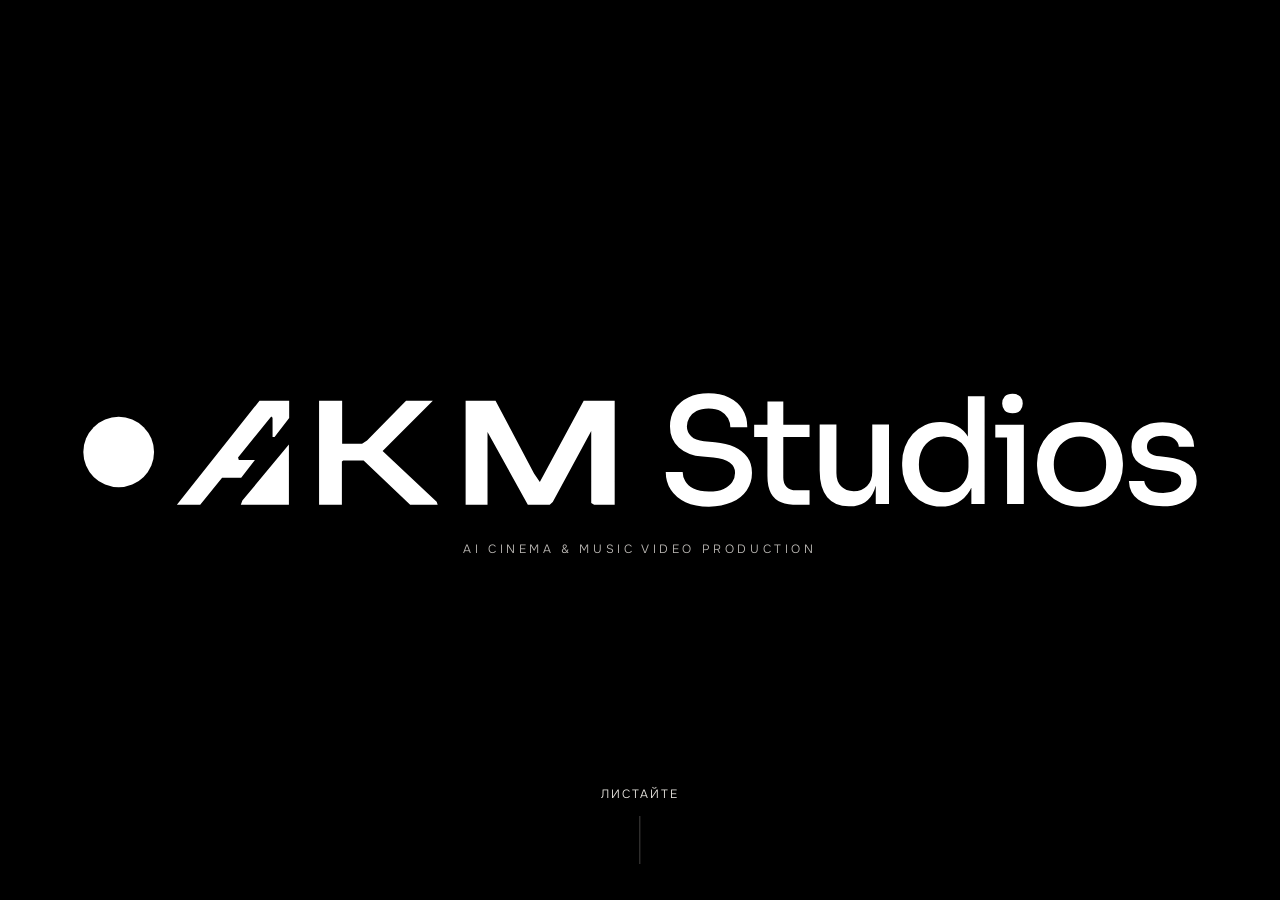
<file: index.html>
<!doctype html>
<html lang="ru">
<head>
<meta charset="utf-8">
<meta name="viewport" content="width=device-width, initial-scale=1, viewport-fit=cover">
<title>AKM Studios</title>
<meta name="description" content="AKM Studios — AI Cinema &amp; Music Video Production. Кадры, которые невозможно снять на камеру: музыкальные клипы и визуал для артистов.">
<meta name="theme-color" content="#0E0E0F">
<meta property="og:type" content="website">
<meta property="og:site_name" content="AKM Studios">
<meta property="og:title" content="AKM Studios — AI Cinema &amp; Music Video Production">
<meta property="og:description" content="Кадры, которые невозможно снять на камеру.">
<meta property="og:image" content="https://pvz-r1y3rpb24ilcjhbgcioijiuzi1nij.github.io/akm-studios/media/og.jpg">
<meta property="og:url" content="https://pvz-r1y3rpb24ilcjhbgcioijiuzi1nij.github.io/akm-studios/">
<meta name="twitter:card" content="summary_large_image">
<link rel="icon" href="data:image/svg+xml,<svg xmlns='http://www.w3.org/2000/svg' viewBox='0 0 32 32'><circle cx='16' cy='16' r='12' fill='%23F07A4A'/></svg>">
<link rel="preconnect" href="https://fonts.googleapis.com">
<link rel="preconnect" href="https://fonts.gstatic.com" crossorigin>
<link href="https://fonts.googleapis.com/css2?family=Unbounded:wght@200;400&family=Onest:wght@300;400;500&display=swap" rel="stylesheet">
<link rel="preload" as="image" href="media/poster_card.jpg">
<link rel="stylesheet" href="css/styles.css">
</head>
<body>

<main class="card">
  <video class="bg" autoplay muted loop playsinline preload="auto" poster="media/poster_card.jpg"
    data-src-desktop="media/card.mp4" data-src-mobile="media/card_720.mp4" aria-hidden="true"></video>
  <div class="shade" aria-hidden="true"></div>

  <!-- ИНТРО: ролик внутри букв логотипа; от первого движения (или сам через пару секунд) камера влетает в букву K -->
  <div class="intro" aria-hidden="true">
    <div class="intro-mask"><img src="media/AKM_mask_full.svg" alt=""></div>
    <p class="intro-en">AI Cinema &amp; Music Video Production</p>
    <p class="intro-cue"><span>Листайте</span><i></i></p>
  </div>

  <header class="top in" style="--d:.1s">
    <img class="logo" src="media/AKM_site.svg" alt="AKM Studios" width="196" height="22">
    <span class="tagline">AI Cinema &amp; Music Video Production</span>
  </header>

  <section class="main">
   <div class="main-text">
    <h1 class="title">
      <span class="in" style="--d:.3s">Кадры, которые</span>
      <span class="in" style="--d:.45s">невозможно снять</span>
      <span class="in accent" style="--d:.6s">на камеру</span>
    </h1>
    <p class="lead in" style="--d:.85s">Музыкальные клипы, созданные с ИИ под руководством режиссёра. Постановка, свет и масштаб большого кино.</p>
   </div>
    <!-- что сейчас в кадре: ИИ-параметры меняются вместе с планами ролика -->
    <div class="ai in" style="--d:1s" aria-hidden="true">
      <p class="ai-top"><i class="ai-dot"></i>ИИ-генерация · кадр <b data-ai="n">01</b> / 04</p>
      <p class="ai-name" data-ai="name">Закат над тропой</p>
      <p class="ai-nums">seed <b data-ai="seed">48213907</b> · итераций <b data-ai="iter">186</b> · дублей <b data-ai="takes">64</b></p>
    </div>
  </section>

  <footer class="bottom">
    <ul class="services in" style="--d:1.05s" aria-label="Что мы делаем">
      <li>ИИ-клипы</li><li>Лирик-видео</li><li>Обложки</li><li>Тизеры</li><li>Титры</li>
    </ul>
    <nav class="contacts in" style="--d:1.2s" aria-label="Связаться">
      <!-- ссылки задаются в js/main.js, блок AKM_CONFIG -->
      <a class="btn btn-mail" href="#" data-contact="mail" data-placeholder><span class="btn-mail-label">Написать на почту</span><span class="btn-mail-addr" data-mail-addr></span></a>
      <a class="btn" href="https://www.instagram.com/akm__studios/" data-contact="instagram">Instagram</a>
      <a class="btn" href="#" data-contact="vk" data-placeholder>ВКонтакте</a>
      <a class="btn" href="#" data-contact="telegram">Telegram</a>
    </nav>
    <p class="copy in" style="--d:1.3s">© 2026 AKM Studios</p>
  </footer>
</main>

<script src="js/main.js"></script>
</body>
</html>
</file>
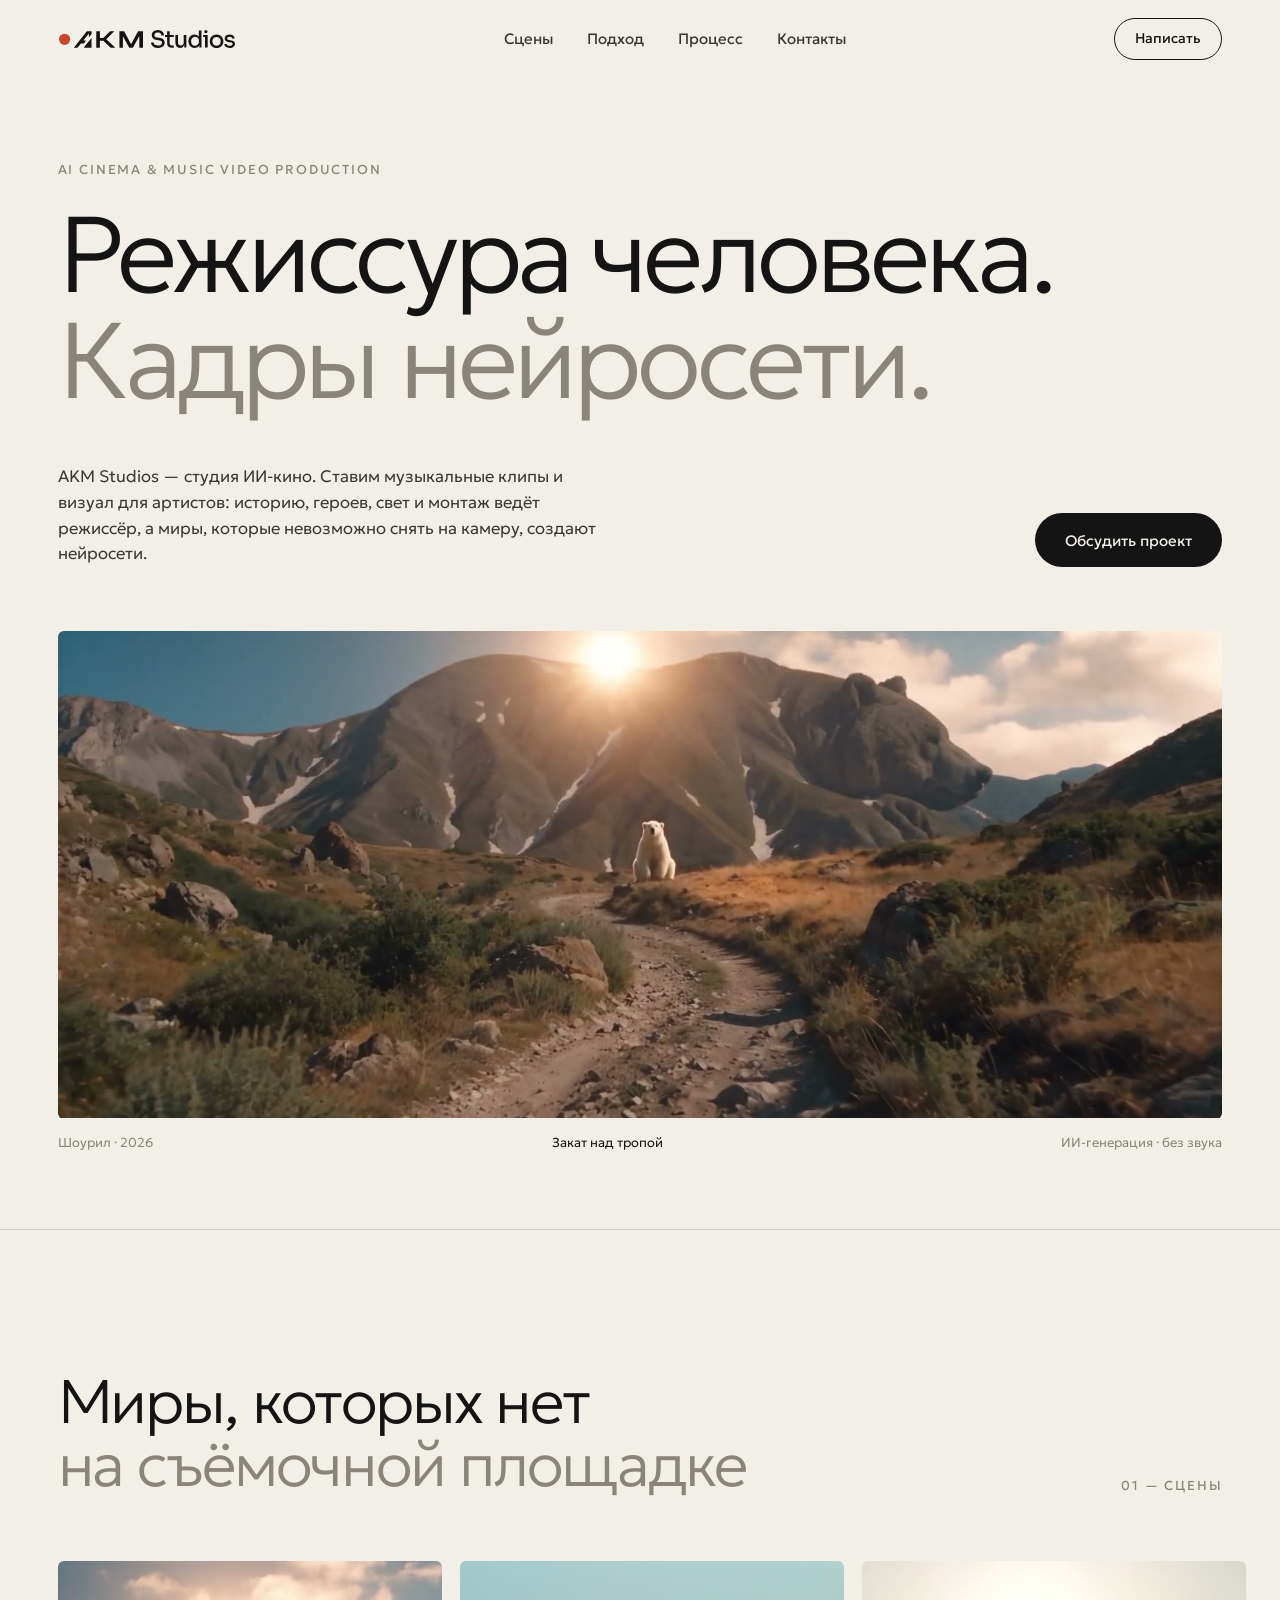
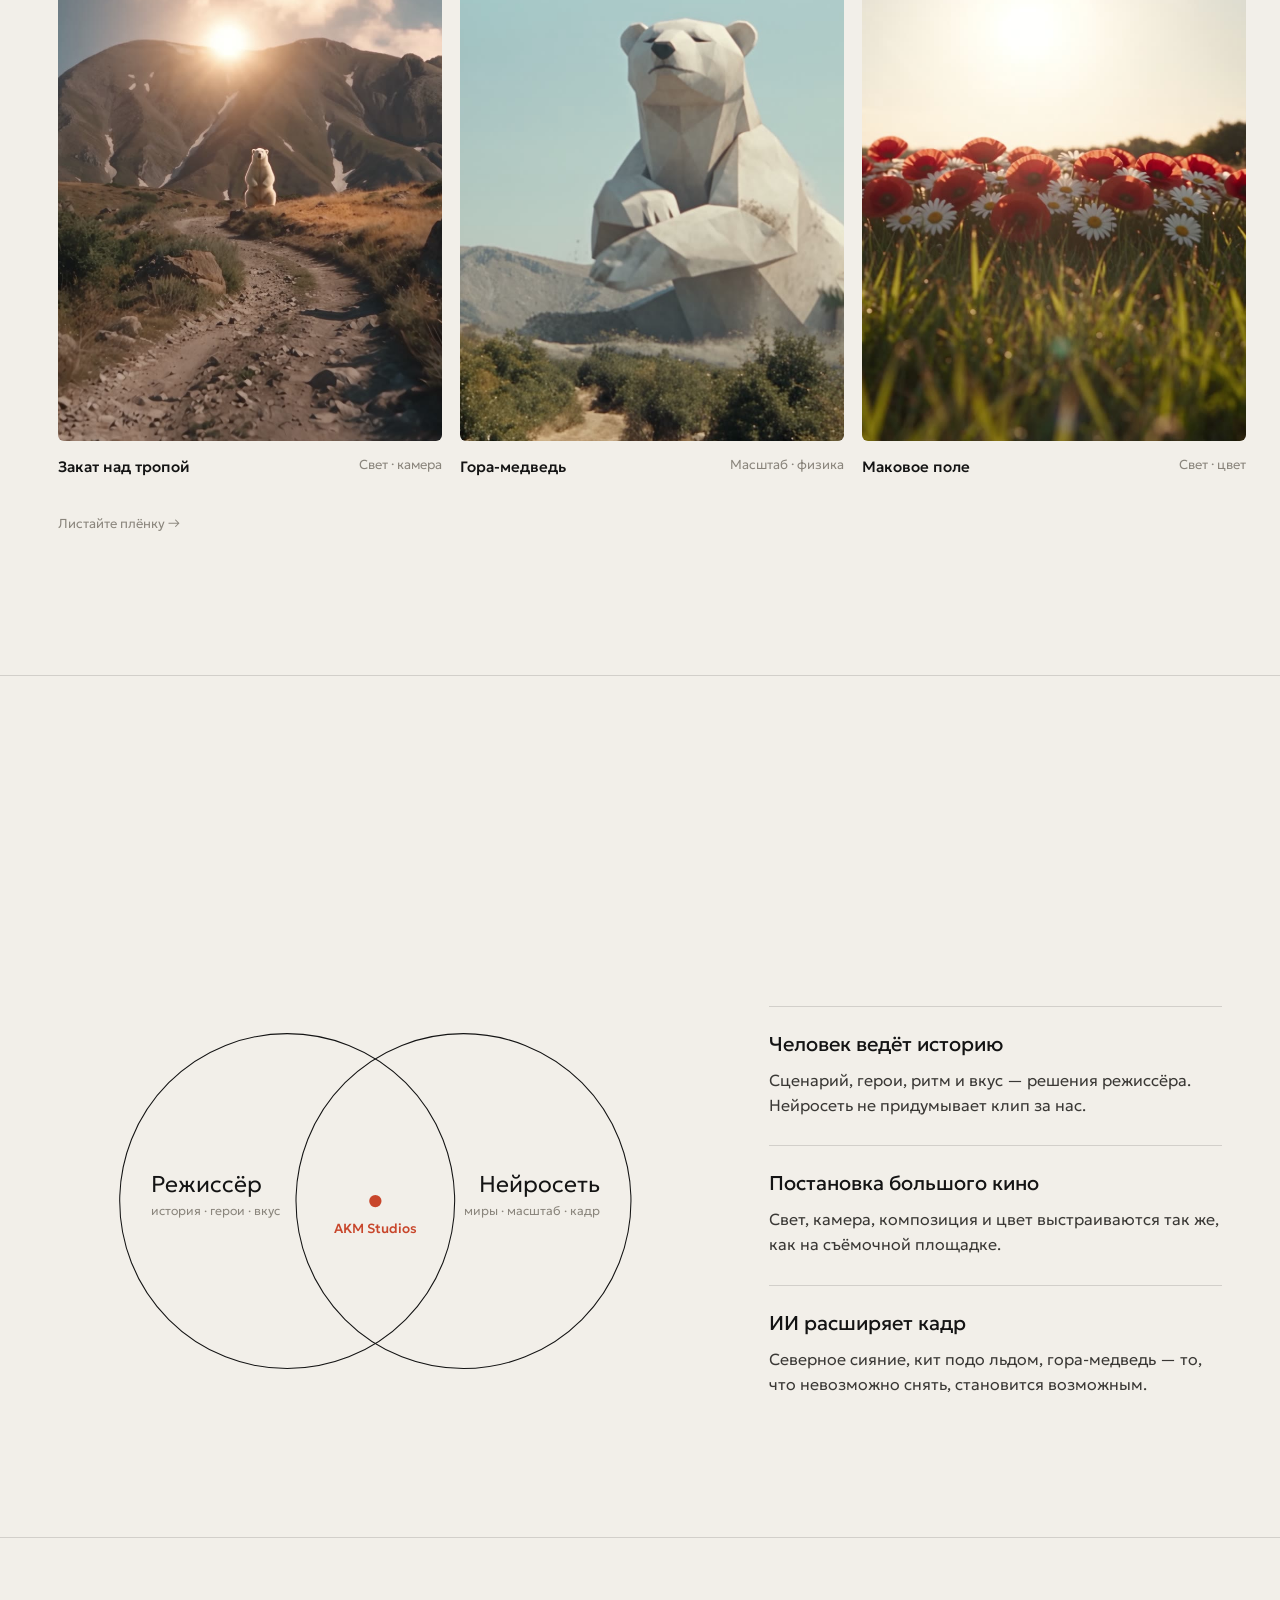
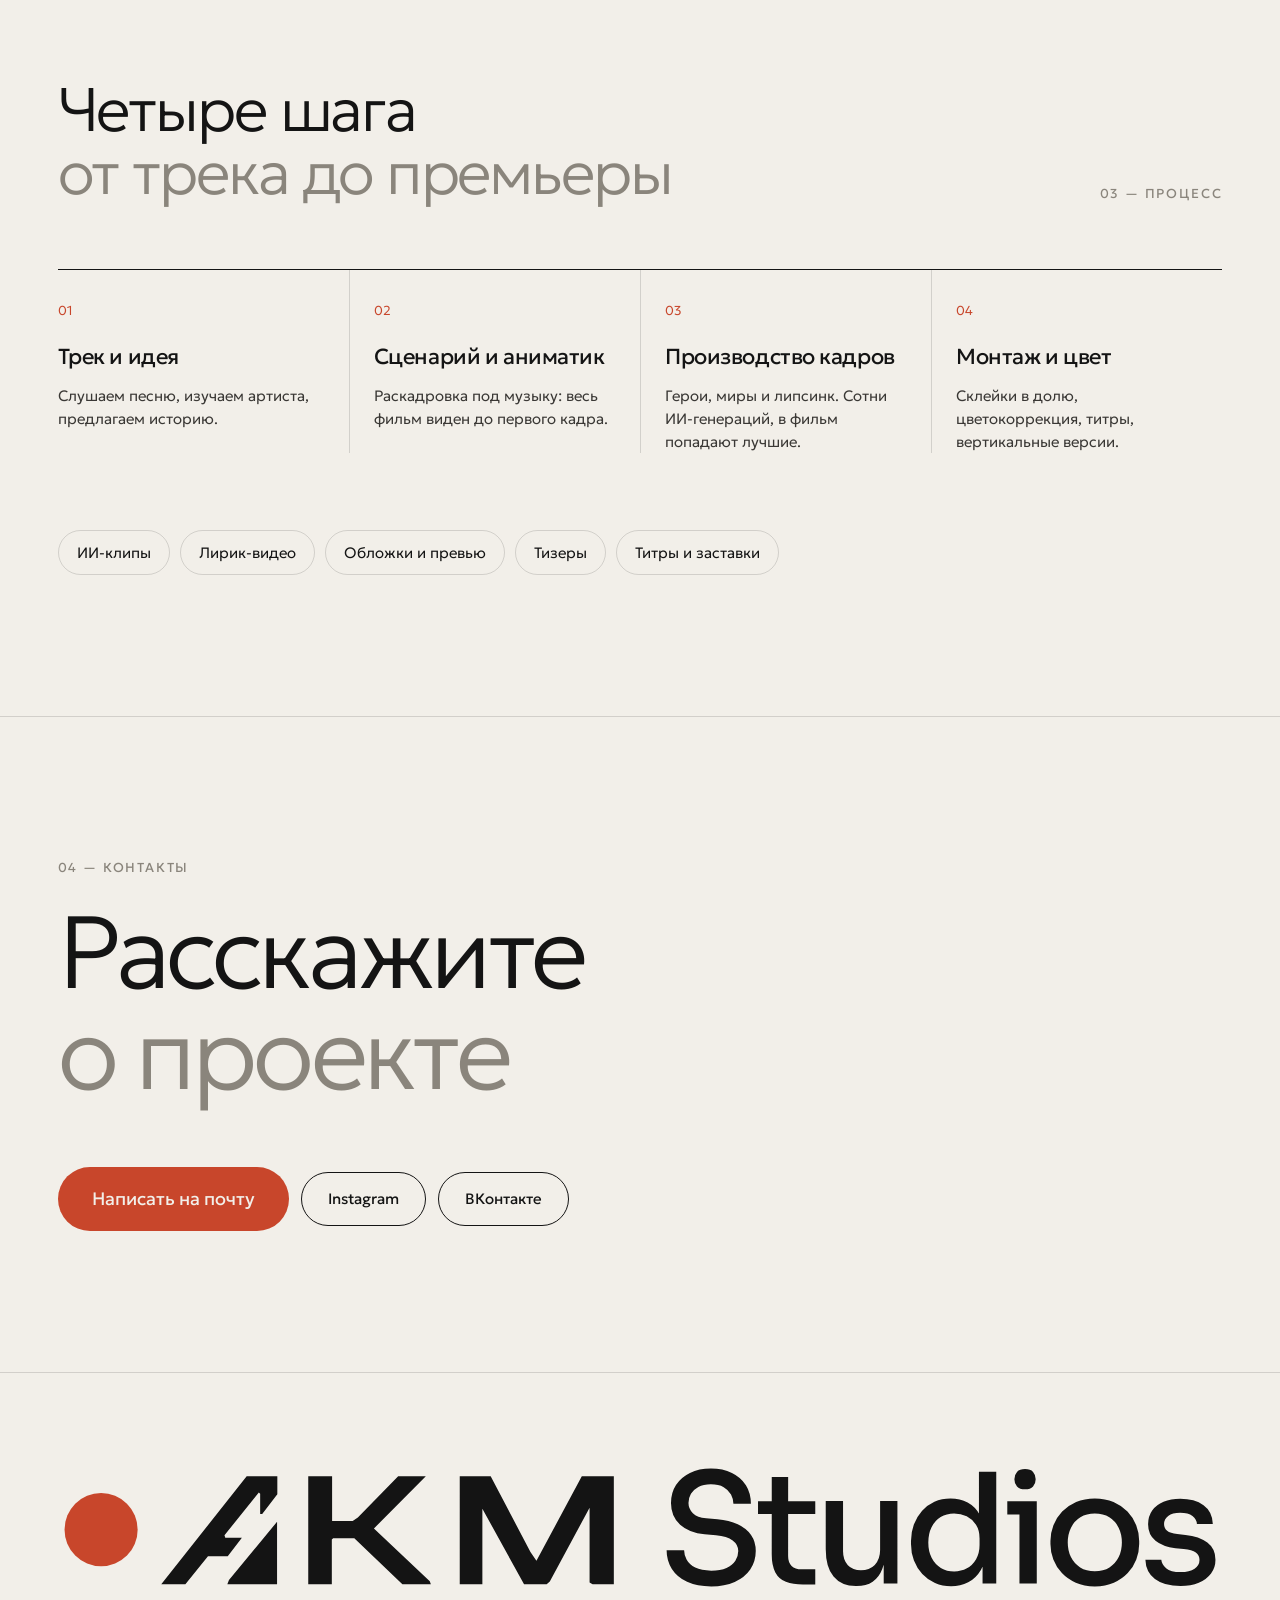
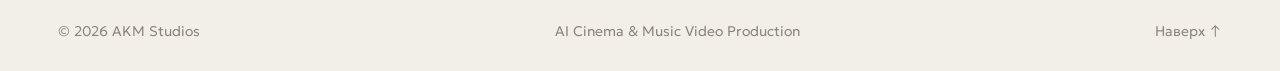
<file: v2/index.html>
<!doctype html>
<html lang="ru">
<head>
<meta charset="utf-8">
<meta name="viewport" content="width=device-width, initial-scale=1, viewport-fit=cover">
<title>AKM Studios</title>
<meta name="description" content="AKM Studios — студия ИИ-кино. Режиссура человека, кадры нейросети: музыкальные клипы и визуал для артистов.">
<meta name="theme-color" content="#F2EFE9">
<meta property="og:type" content="website">
<meta property="og:site_name" content="AKM Studios">
<meta property="og:title" content="AKM Studios — AI Cinema &amp; Music Video Production">
<meta property="og:description" content="Режиссура человека. Кадры нейросети.">
<meta property="og:image" content="https://pvz-r1y3rpb24ilcjhbgcioijiuzi1nij.github.io/akm-studios/v2/media/og.jpg">
<meta property="og:url" content="https://pvz-r1y3rpb24ilcjhbgcioijiuzi1nij.github.io/akm-studios/v2/">
<meta name="twitter:card" content="summary_large_image">
<link rel="icon" href="data:image/svg+xml,<svg xmlns='http://www.w3.org/2000/svg' viewBox='0 0 32 32'><circle cx='16' cy='16' r='12' fill='%23C8462B'/></svg>">
<link rel="preconnect" href="https://fonts.googleapis.com">
<link rel="preconnect" href="https://fonts.gstatic.com" crossorigin>
<link href="https://fonts.googleapis.com/css2?family=Geologica:wght@200;300;400;500&display=swap" rel="stylesheet">
<link rel="stylesheet" href="css/styles.css">
</head>
<body>

<header class="top">
  <a href="#top" class="logo-link" aria-label="AKM Studios, наверх"><img class="logo" src="media/AKM_ink.svg" alt="AKM Studios" width="196" height="22"></a>
  <nav class="nav" aria-label="Разделы">
    <a href="#work">Сцены</a><a href="#approach">Подход</a><a href="#process">Процесс</a><a href="#contact">Контакты</a>
  </nav>
  <a href="#contact" class="pill">Написать</a>
</header>

<main id="top">

  <!-- 1. Заявление + шоурил в кинокадре 2.39:1 -->
  <section class="hero">
    <p class="kicker rise">AI Cinema &amp; Music Video Production</p>
    <h1 class="statement">
      <span class="rise" style="--d:.1s">Режиссура человека.</span>
      <span class="rise soft" style="--d:.25s">Кадры нейросети.</span>
    </h1>
    <div class="hero-row rise" style="--d:.45s">
      <p class="lead">AKM Studios — студия ИИ-кино. Ставим музыкальные клипы и визуал для артистов: историю, героев, свет и монтаж ведёт режиссёр, а миры, которые невозможно снять на камеру, создают нейросети.</p>
      <a href="#contact" class="btn">Обсудить проект</a>
    </div>
    <figure class="reel rise" style="--d:.6s">
      <video class="reel-video" autoplay muted loop playsinline preload="auto" poster="media/poster_card.jpg"
        data-src-desktop="media/card.mp4" data-src-mobile="media/card_720.mp4" aria-label="Шоурил AKM Studios"></video>
      <figcaption class="reel-cap"><span>Шоурил · 2026</span><span data-reel-shot>Закат над тропой</span><span>ИИ-генерация · без звука</span></figcaption>
    </figure>
  </section>

  <!-- 2. Сцены: плёнка из стоп-кадров -->
  <section class="work" id="work">
    <div class="sec-head">
      <p class="kicker">01 — Сцены</p>
      <h2 class="h2">Миры, которых нет<br><span class="soft">на съёмочной площадке</span></h2>
    </div>
    <ol class="strip" aria-label="Сцены">
      <li class="frame"><img src="media/frame_01.jpg" alt="Закат над горной тропой" loading="lazy"><p><b>Закат над тропой</b><span>Свет · камера</span></p></li>
      <li class="frame"><img src="media/frame_02.jpg" alt="Гора в форме медведя" loading="lazy"><p><b>Гора-медведь</b><span>Масштаб · физика</span></p></li>
      <li class="frame"><img src="media/frame_03.jpg" alt="Маковое поле в солнце" loading="lazy"><p><b>Маковое поле</b><span>Свет · цвет</span></p></li>
      <li class="frame"><img src="media/frame_04.jpg" alt="Туман в форме медведя над ущельем" loading="lazy"><p><b>Туман, белый как медведь</b><span>Физика · образ</span></p></li>
      <li class="frame"><img src="media/frame_05.jpg" alt="Бумажный медведь под северным сиянием" loading="lazy"><p><b>Бумажная Арктика</b><span>Стиль · свет</span></p></li>
      <li class="frame"><img src="media/frame_06.jpg" alt="Бумажные медведи и глобус" loading="lazy"><p><b>Ось мира</b><span>Персонажи · стиль</span></p></li>
      <li class="frame"><img src="media/frame_07.jpg" alt="Золотая машина земной оси" loading="lazy"><p><b>Машина земной оси</b><span>Ретрофутуризм</span></p></li>
      <li class="frame"><img src="media/frame_08.jpg" alt="Глаз кита подо льдом" loading="lazy"><p><b>Кит подо льдом</b><span>Масштаб · камера</span></p></li>
      <li class="frame"><img src="media/frame_09.jpg" alt="Орбитальная станция-кольцо" loading="lazy"><p><b>Орбитальное кольцо</b><span>Миры · масштаб</span></p></li>
    </ol>
    <p class="strip-hint">Листайте плёнку →</p>
  </section>

  <!-- 3. Подход: два круга, на пересечении — мы -->
  <section class="approach" id="approach">
    <div class="sec-head">
      <p class="kicker">02 — Подход</p>
      <h2 class="h2">Сначала история.<br><span class="soft">Потом нейросеть.</span></h2>
    </div>
    <div class="venn-wrap">
      <svg class="venn" viewBox="0 0 720 420" role="img" aria-label="Режиссёр и нейросеть, на пересечении AKM Studios">
        <circle class="c c1" cx="260" cy="210" r="190" pathLength="1"/>
        <circle class="c c2" cx="460" cy="210" r="190" pathLength="1"/>
        <text x="105" y="200" class="vt">Режиссёр</text>
        <text x="105" y="226" class="vs">история · герои · вкус</text>
        <text x="615" y="200" class="vt" text-anchor="end">Нейросеть</text>
        <text x="615" y="226" class="vs" text-anchor="end">миры · масштаб · кадр</text>
        <circle class="dot" cx="360" cy="210" r="7"/>
        <text x="360" y="246" class="vm" text-anchor="middle">AKM Studios</text>
      </svg>
      <ul class="pillars">
        <li><b>Человек ведёт историю</b><p>Сценарий, герои, ритм и вкус — решения режиссёра. Нейросеть не придумывает клип за нас.</p></li>
        <li><b>Постановка большого кино</b><p>Свет, камера, композиция и цвет выстраиваются так же, как на съёмочной площадке.</p></li>
        <li><b>ИИ расширяет кадр</b><p>Северное сияние, кит подо льдом, гора-медведь — то, что невозможно снять, становится возможным.</p></li>
      </ul>
    </div>
  </section>

  <!-- 4. Процесс -->
  <section class="process" id="process">
    <div class="sec-head">
      <p class="kicker">03 — Процесс</p>
      <h2 class="h2">Четыре шага<br><span class="soft">от трека до премьеры</span></h2>
    </div>
    <ol class="steps">
      <li><span>01</span><b>Трек и идея</b><p>Слушаем песню, изучаем артиста, предлагаем историю.</p></li>
      <li><span>02</span><b>Сценарий и аниматик</b><p>Раскадровка под музыку: весь фильм виден до первого кадра.</p></li>
      <li><span>03</span><b>Производство кадров</b><p>Герои, миры и липсинк. Сотни ИИ-генераций, в фильм попадают лучшие.</p></li>
      <li><span>04</span><b>Монтаж и цвет</b><p>Склейки в долю, цветокоррекция, титры, вертикальные версии.</p></li>
    </ol>
    <ul class="services" aria-label="Что мы делаем">
      <li>ИИ-клипы</li><li>Лирик-видео</li><li>Обложки и превью</li><li>Тизеры</li><li>Титры и заставки</li>
    </ul>
  </section>

  <!-- 5. Контакты -->
  <section class="contact" id="contact">
    <p class="kicker">04 — Контакты</p>
    <h2 class="contact-title">Расскажите<br><span class="soft">о проекте</span></h2>
    <div class="contact-row">
      <!-- ссылки задаются в js/main.js, блок AKM_CONFIG -->
      <a class="btn btn-big" href="#" data-contact="mail" data-placeholder><span>Написать на почту</span><small data-mail-addr></small></a>
      <a class="pill" href="https://www.instagram.com/akm__studios/" data-contact="instagram">Instagram</a>
      <a class="pill" href="#" data-contact="vk" data-placeholder>ВКонтакте</a>
      <a class="pill" href="#" data-contact="telegram">Telegram</a>
    </div>
  </section>
</main>

<footer class="foot">
  <img src="media/AKM_ink.svg" alt="AKM Studios" class="foot-logo" width="1066" height="120" loading="lazy">
  <div class="foot-row"><span>© 2026 AKM Studios</span><span>AI Cinema &amp; Music Video Production</span><a href="#top">Наверх ↑</a></div>
</footer>

<script src="js/main.js"></script>
</body>
</html>
</file>
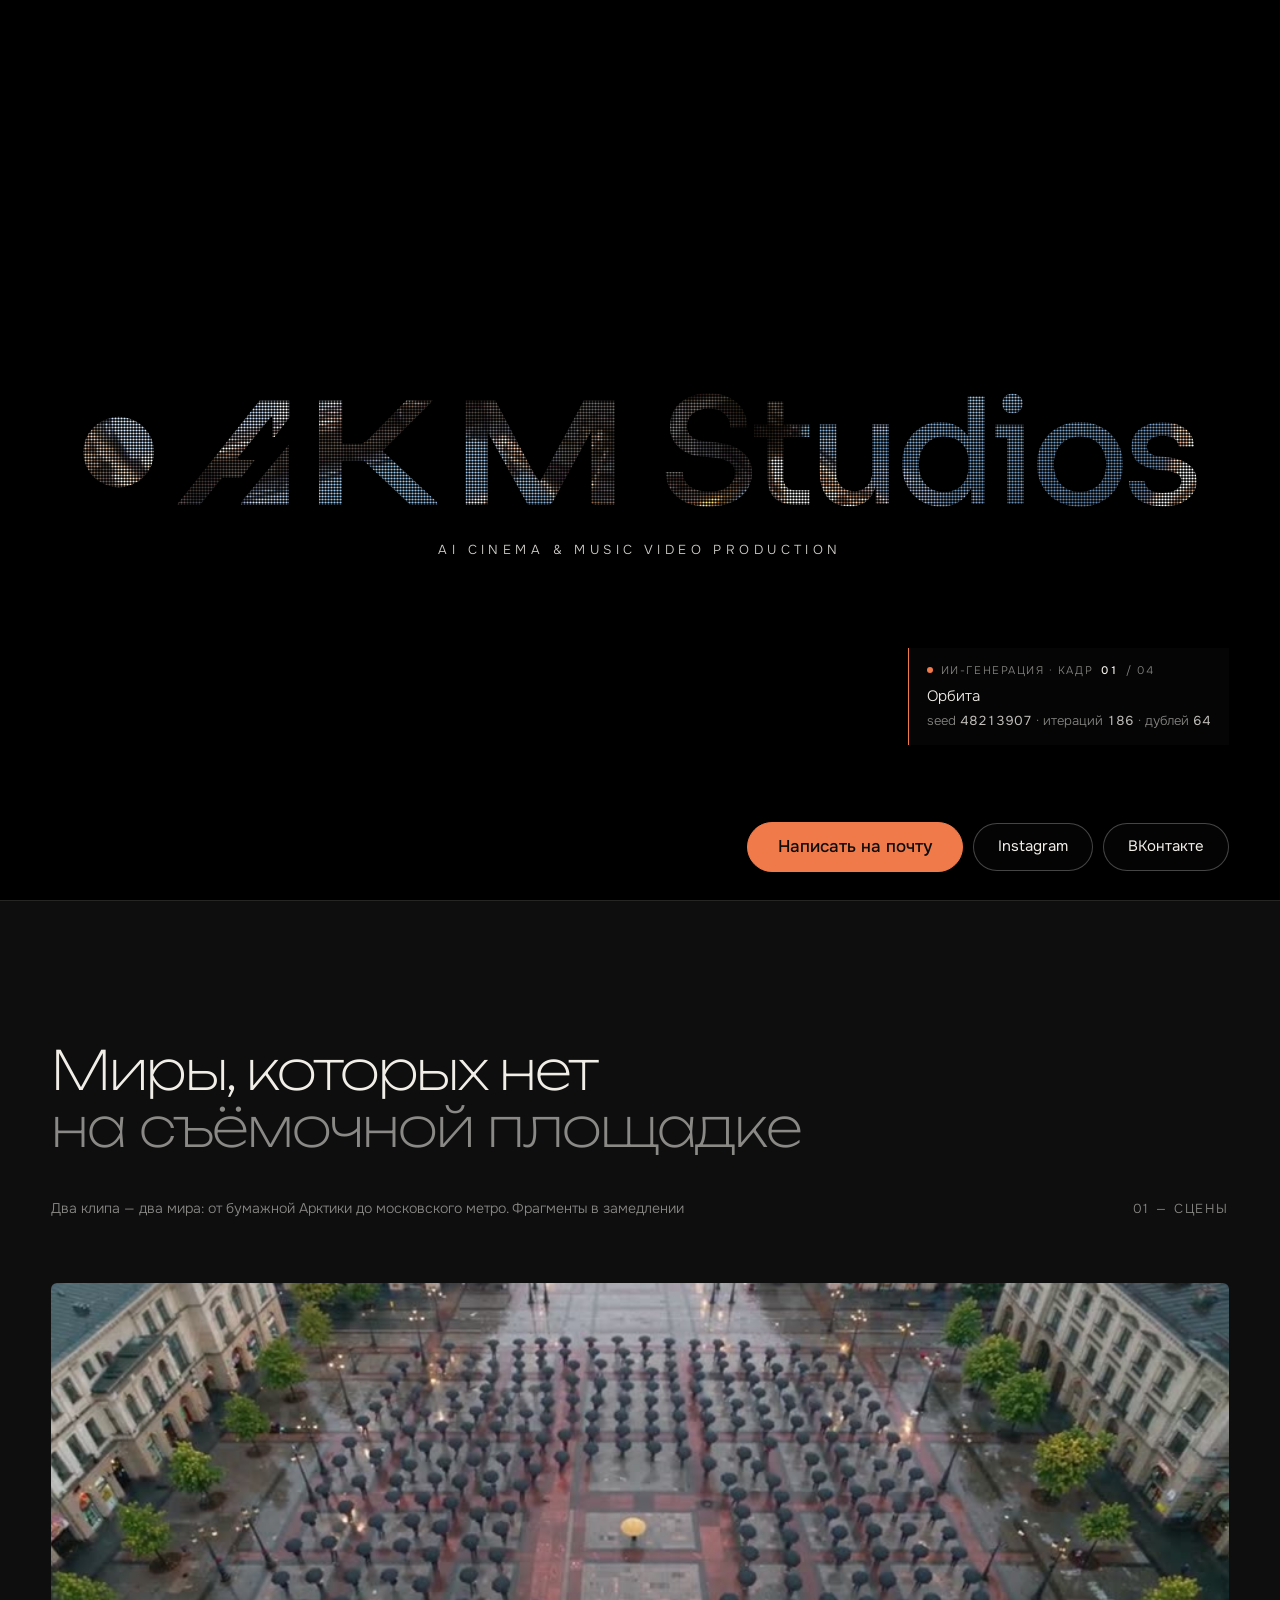
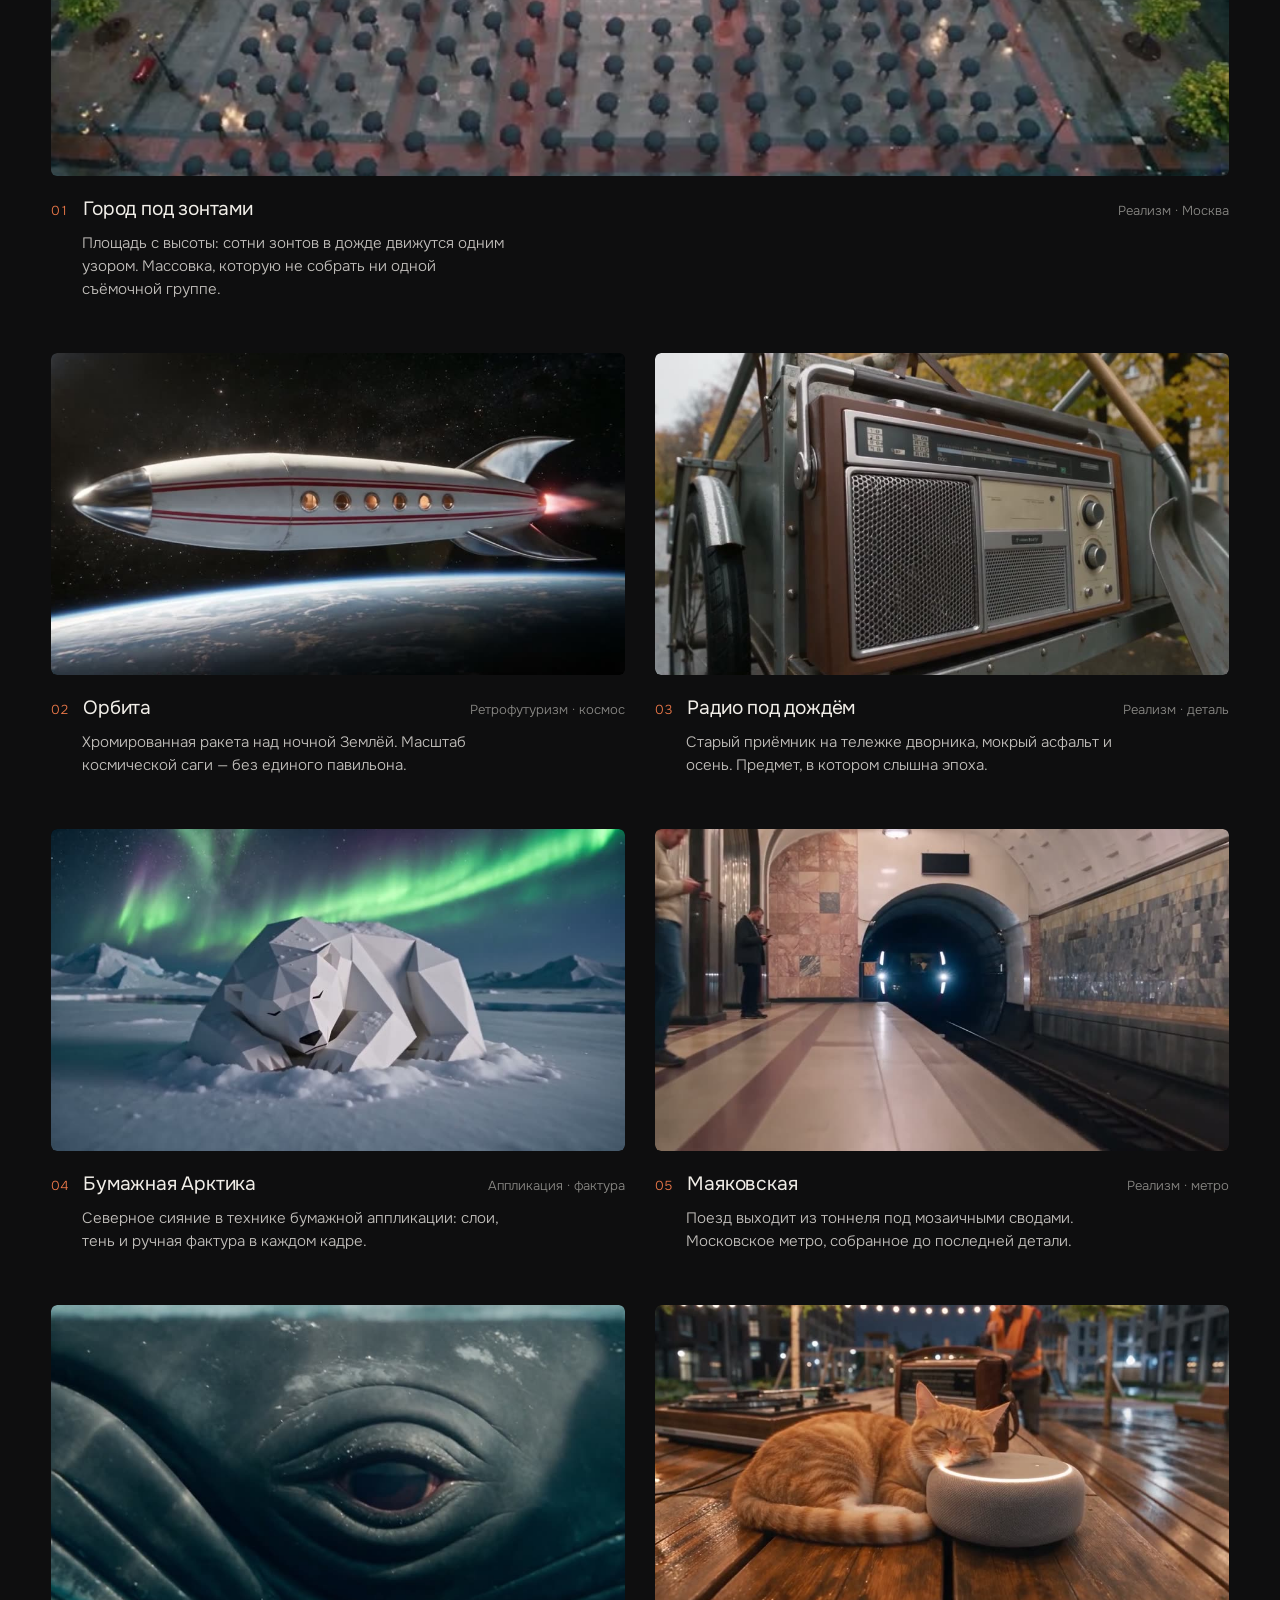
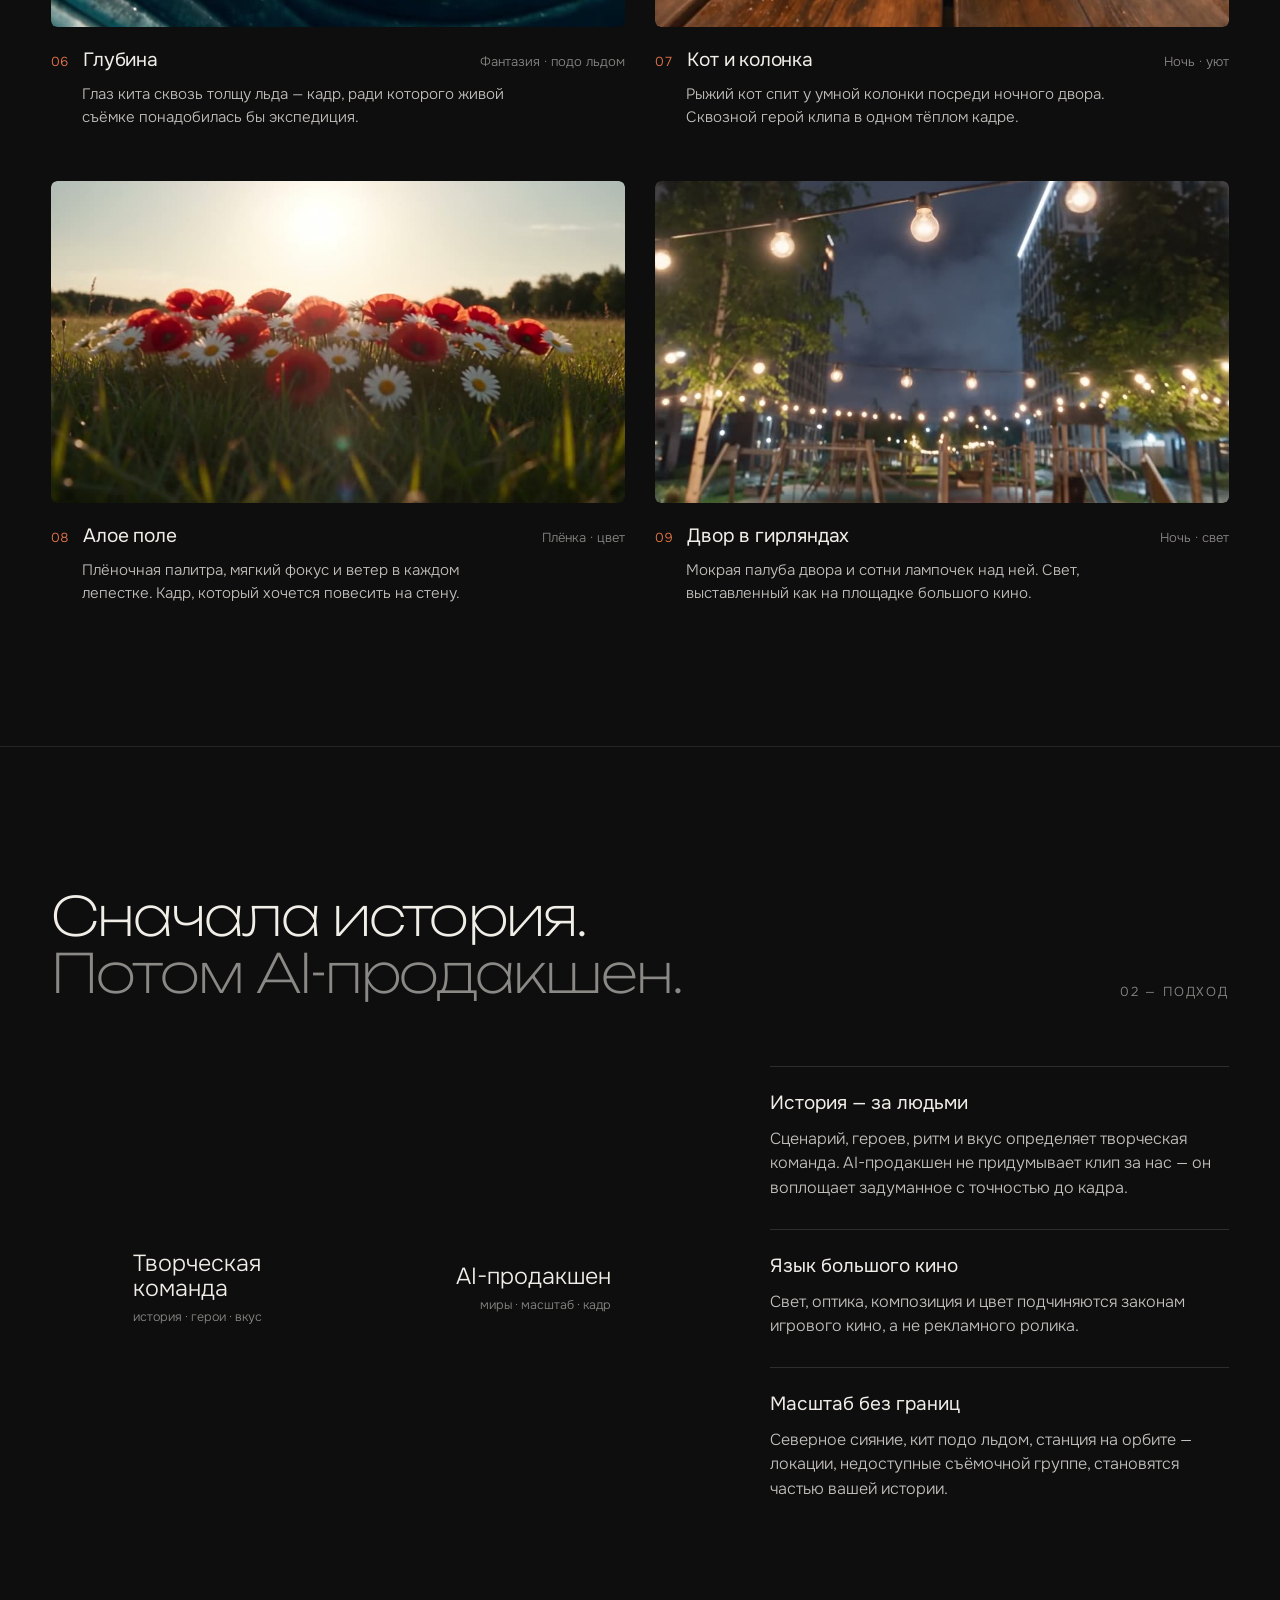
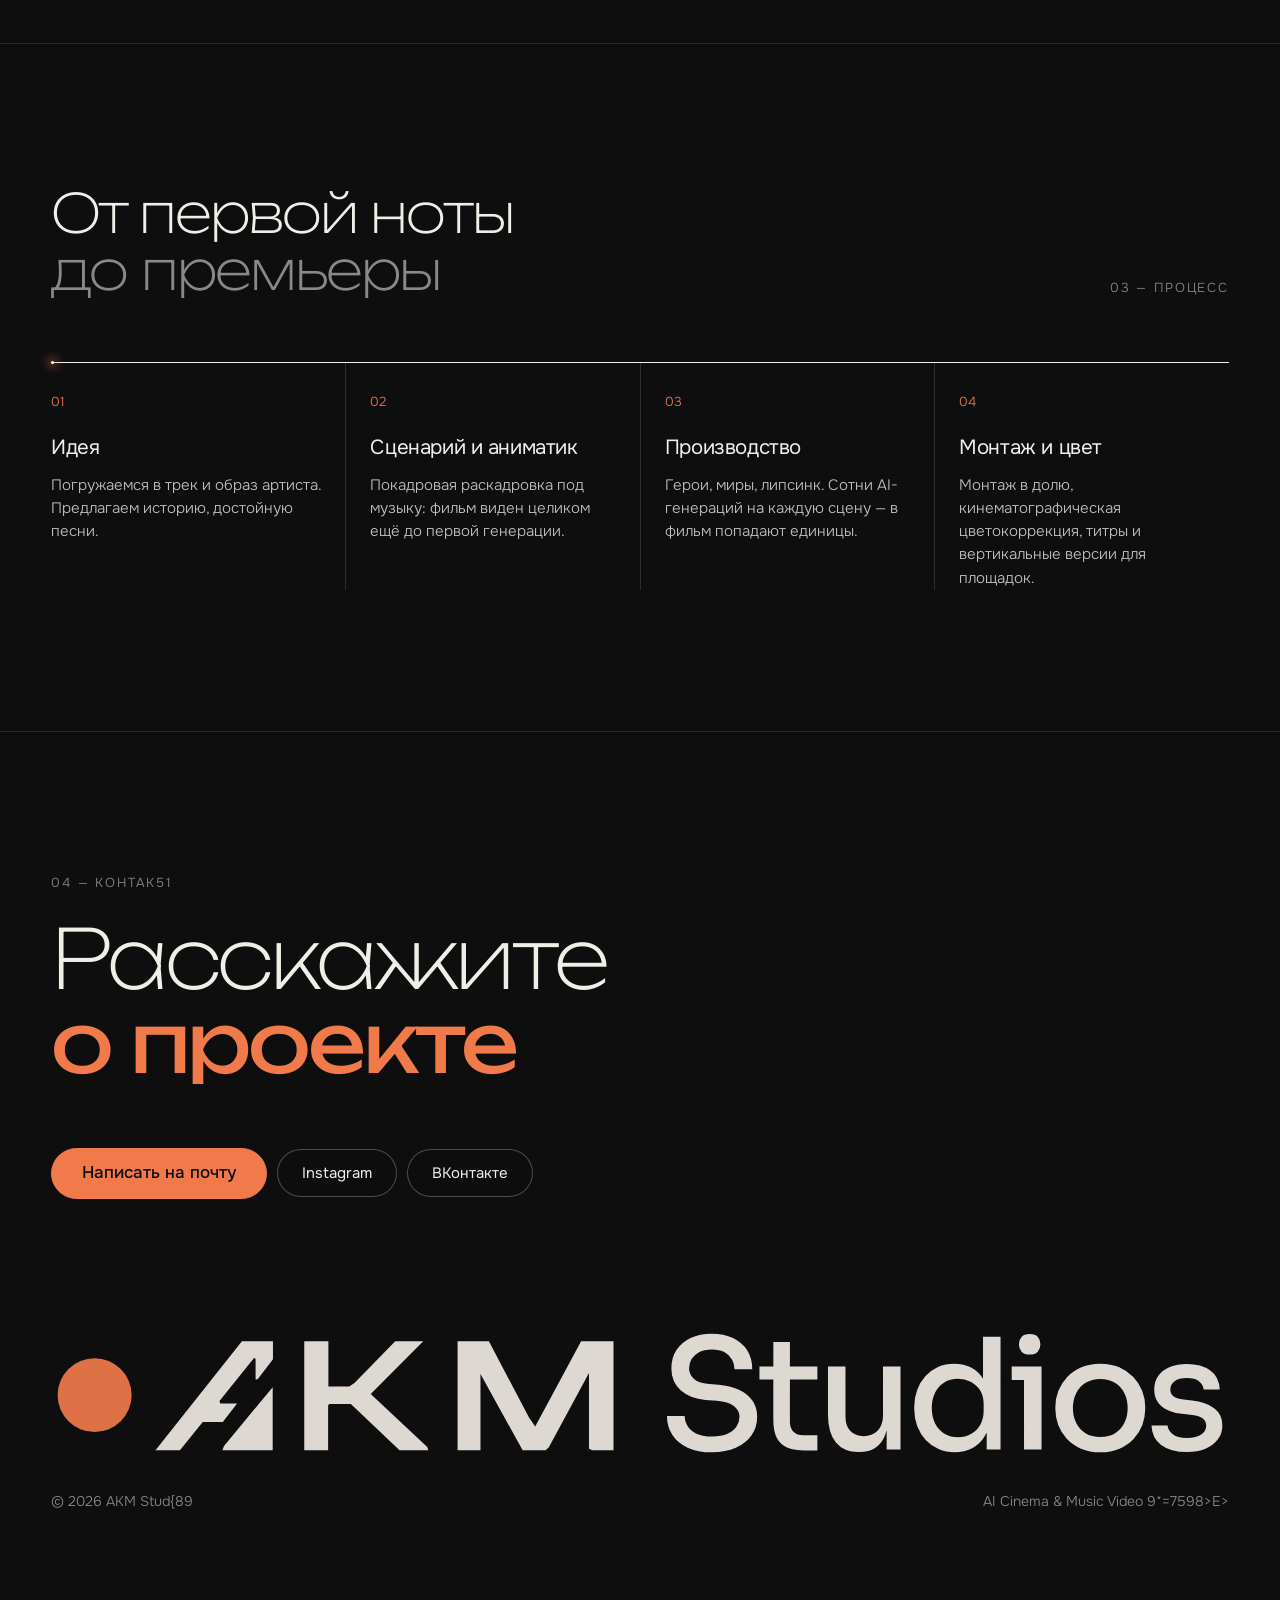
<file: v3/index.html>
<!doctype html>
<html lang="ru" class="lock">
<head>
<meta charset="utf-8">
<meta name="viewport" content="width=device-width, initial-scale=1, viewport-fit=cover">
<title>AKM Studios</title>
<meta name="description" content="AKM Studios — AI Cinema &amp; Music Video Production. Кадры, которые невозможно снять на камеру. Музыкальные клипы и визуальные миры для артистов: авторская постановка, свет большого кино и AI-продакшен.">
<meta name="theme-color" content="#0E0E0F">
<meta property="og:type" content="website">
<meta property="og:site_name" content="AKM Studios">
<meta property="og:title" content="AKM Studios — AI Cinema &amp; Music Video Production">
<meta property="og:description" content="Кадры, которые невозможно снять на камеру.">
<meta property="og:image" content="https://pvz-r1y3rpb24ilcjhbgcioijiuzi1nij.github.io/akm-studios/v3/media/og.jpg">
<meta property="og:url" content="https://pvz-r1y3rpb24ilcjhbgcioijiuzi1nij.github.io/akm-studios/v3/">
<meta name="twitter:card" content="summary_large_image">
<link rel="icon" href="data:image/svg+xml,<svg xmlns='http://www.w3.org/2000/svg' viewBox='0 0 32 32'><circle cx='16' cy='16' r='12' fill='%23F07A4A'/></svg>">
<link rel="preconnect" href="https://fonts.googleapis.com">
<link rel="preconnect" href="https://fonts.gstatic.com" crossorigin>
<link href="https://fonts.googleapis.com/css2?family=Unbounded:wght@200;400&family=Onest:wght@300;400;500&display=swap" rel="stylesheet">
<link rel="preload" as="image" href="media/AKM_mask_full.svg">
<link rel="stylesheet" href="css/base.css">
<link rel="stylesheet" href="css/v3.css">
</head>
<body>

<!-- ИНТРО (~5 с): ткань нейронов и потоки данных, частицы собирают логотип, внутри букв — сцена из «вокселей», которая перетекает в видео -->
<div class="neuro" aria-hidden="true">
  <canvas class="nn"></canvas>
  <p class="nn-cap"></p>
</div>

<header class="top">
  <img class="logo" src="media/AKM_site.svg" alt="AKM Studios" width="196" height="22">
  <nav class="v3-nav"><a href="#work">Сцены</a><a href="#approach">Подход</a><a href="#process">Процесс</a><a href="#contact">Контакты</a></nav>
</header>

<main class="card">
  <video class="bg" autoplay muted loop playsinline preload="auto" poster="media/poster_card.jpg"
    data-src-desktop="media/card.mp4" data-src-mobile="media/card_720.mp4" aria-hidden="true"></video>
  <div class="shade" aria-hidden="true"></div>
  <canvas class="vox" aria-hidden="true"></canvas>

  <!-- логотип с роликом внутри букв; от первого движения (или сам) камера влетает в букву K -->
  <div class="intro" aria-hidden="true">
    <div class="intro-mask"><img src="media/AKM_mask_full.svg" alt=""></div>
    <p class="intro-en">AI Cinema &amp; Music Video Production</p>
    <p class="intro-cue"><span>Листайте</span><i></i></p>
  </div>


  <section class="main">
   <div class="main-text">
    <h1 class="title">
      <span class="in" style="--d:.3s">Кадры, которые</span>
      <span class="in" style="--d:.45s">невозможно снять</span>
      <span class="in accent" style="--d:.6s">на камеру</span>
    </h1>
    <p class="lead in" style="--d:.85s">Музыкальные клипы и визуальные миры для артистов.<span class="lead-more"> Авторская постановка, свет большого кино и <span class="nw">AI-продакшен</span>, для которого не существует недостижимых локаций.</span></p>
   </div>
    <div class="ai in" style="--d:1s" aria-hidden="true">
      <p class="ai-top"><i class="ai-dot"></i>ИИ-генерация · кадр <b data-ai="n">01</b> / 04</p>
      <p class="ai-name" data-ai="name">Орбита</p>
      <p class="ai-nums">seed <b data-ai="seed">48213907</b> · итераций <b data-ai="iter">186</b> · дублей <b data-ai="takes">64</b></p>
    </div>
  </section>

  <footer class="bottom">
    <ul class="services in" style="--d:1.05s" aria-label="Что мы делаем">
      <li>AI-клипы</li><li>Lyric video</li><li>Обложки релизов</li><li>Тизеры</li><li>Титры и графика</li>
    </ul>
    <nav class="contacts in" style="--d:1.2s" aria-label="Связаться">
      <a class="btn btn-mail" href="#" data-contact="mail" data-placeholder><span class="btn-mail-label">Написать на почту</span><span class="btn-mail-addr" data-mail-addr></span></a>
      <a class="btn" href="https://www.instagram.com/akm__studios/" data-contact="instagram">Instagram</a>
      <a class="btn btn-vk" href="#" data-contact="vk" data-placeholder>ВКонтакте</a>
      <a class="btn" href="#" data-contact="telegram">Telegram</a>
    </nav>
    <p class="copy in" style="--d:1.3s">Листайте вниз — сцены, подход и процесс</p>
  </footer>
</main>

<!-- НИЖЕ: блоки версии 2 в тёмном исполнении -->
<section class="x work" id="work">
  <div class="x-head"><h2 class="x-h2">Миры, которых нет<br><span class="soft">на съёмочной площадке</span></h2><p class="x-note">Два клипа — два мира: от бумажной Арктики до московского метро. Фрагменты в замедлении<span class="swipe"> · листайте вбок</span></p><p class="x-kicker">01 — Сцены</p></div>
  <ol class="scenes" aria-label="Сцены">
    <li class="scene wide">
      <div class="scene-v"><video muted loop playsinline preload="none" poster="media/m_square.jpg" data-src="media/m_square.mp4" aria-label="Город под зонтами"></video></div>
      <div class="scene-t"><span class="scene-n">01</span><b>Город под зонтами</b><span class="scene-tag">Реализм · Москва</span></div>
      <p>Площадь с высоты: сотни зонтов в дожде движутся одним узором. Массовка, которую не собрать ни одной съёмочной группе.</p>
    </li>
    <li class="scene">
      <div class="scene-v"><video muted loop playsinline preload="none" poster="media/w_rocket.jpg" data-src="media/w_rocket.mp4" aria-label="Орбита"></video></div>
      <div class="scene-t"><span class="scene-n">02</span><b>Орбита</b><span class="scene-tag">Ретрофутуризм · космос</span></div>
      <p>Хромированная ракета над ночной Землёй. Масштаб космической саги — без единого павильона.</p>
    </li>
    <li class="scene">
      <div class="scene-v"><video muted loop playsinline preload="none" poster="media/m_radio.jpg" data-src="media/m_radio.mp4" aria-label="Радио под дождём"></video></div>
      <div class="scene-t"><span class="scene-n">03</span><b>Радио под дождём</b><span class="scene-tag">Реализм · деталь</span></div>
      <p>Старый приёмник на тележке дворника, мокрый асфальт и осень. Предмет, в котором слышна эпоха.</p>
    </li>
    <li class="scene">
      <div class="scene-v"><video muted loop playsinline preload="none" poster="media/w_paper.jpg" data-src="media/w_paper.mp4" aria-label="Бумажная Арктика"></video></div>
      <div class="scene-t"><span class="scene-n">04</span><b>Бумажная Арктика</b><span class="scene-tag">Аппликация · фактура</span></div>
      <p>Северное сияние в технике бумажной аппликации: слои, тень и ручная фактура в каждом кадре.</p>
    </li>
    <li class="scene">
      <div class="scene-v"><video muted loop playsinline preload="none" poster="media/m_metro.jpg" data-src="media/m_metro.mp4" aria-label="Маяковская"></video></div>
      <div class="scene-t"><span class="scene-n">05</span><b>Маяковская</b><span class="scene-tag">Реализм · метро</span></div>
      <p>Поезд выходит из тоннеля под мозаичными сводами. Московское метро, собранное до последней детали.</p>
    </li>
    <li class="scene">
      <div class="scene-v"><video muted loop playsinline preload="none" poster="media/w_whale.jpg" data-src="media/w_whale.mp4" aria-label="Глубина"></video></div>
      <div class="scene-t"><span class="scene-n">06</span><b>Глубина</b><span class="scene-tag">Фантазия · подо льдом</span></div>
      <p>Глаз кита сквозь толщу льда — кадр, ради которого живой съёмке понадобилась бы экспедиция.</p>
    </li>
    <li class="scene">
      <div class="scene-v"><video muted loop playsinline preload="none" poster="media/m_cat.jpg" data-src="media/m_cat.mp4" aria-label="Кот и колонка"></video></div>
      <div class="scene-t"><span class="scene-n">07</span><b>Кот и колонка</b><span class="scene-tag">Ночь · уют</span></div>
      <p>Рыжий кот спит у умной колонки посреди ночного двора. Сквозной герой клипа в одном тёплом кадре.</p>
    </li>
    <li class="scene">
      <div class="scene-v"><video muted loop playsinline preload="none" poster="media/w_poppies.jpg" data-src="media/w_poppies.mp4" aria-label="Алое поле"></video></div>
      <div class="scene-t"><span class="scene-n">08</span><b>Алое поле</b><span class="scene-tag">Плёнка · цвет</span></div>
      <p>Плёночная палитра, мягкий фокус и ветер в каждом лепестке. Кадр, который хочется повесить на стену.</p>
    </li>
    <li class="scene">
      <div class="scene-v"><video muted loop playsinline preload="none" poster="media/m_garland.jpg" data-src="media/m_garland.mp4" aria-label="Двор в гирляндах"></video></div>
      <div class="scene-t"><span class="scene-n">09</span><b>Двор в гирляндах</b><span class="scene-tag">Ночь · свет</span></div>
      <p>Мокрая палуба двора и сотни лампочек над ней. Свет, выставленный как на площадке большого кино.</p>
    </li>
  </ol>
</section>

<section class="x approach" id="approach">
  <div class="x-head"><h2 class="x-h2">Сначала история.<br><span class="soft">Потом <span class="nw">AI-продакшен.</span></span></h2><p class="x-kicker">02 — Подход</p></div>
  <div class="venn-wrap">
   <div class="venn-box">
    <canvas class="venn-nn" aria-hidden="true"></canvas>
    <svg class="venn" viewBox="0 0 720 420" role="img" aria-label="Творческая команда и AI-продакшен, на пересечении AKM Studios">
      <text x="92" y="200" class="vt">Творческая</text>
      <text x="92" y="228" class="vt">команда</text>
      <text x="92" y="256" class="vs">история · герои · вкус</text>
      <text x="628" y="214" class="vt" text-anchor="end">AI-продакшен</text>
      <text x="628" y="242" class="vs" text-anchor="end">миры · масштаб · кадр</text>
    </svg>
    <img class="venn-logo" src="media/AKM_site.svg" alt="AKM Studios" width="196" height="22">
   </div>
   <dl class="venn-legend"><div><dt>Творческая команда</dt><dd>история · герои · вкус</dd></div><div><dt><span class="nw">AI-продакшен</span></dt><dd>миры · масштаб · кадр</dd></div></dl>
    <ul class="pillars">
      <li><b>История — за людьми</b><p>Сценарий, героев, ритм и вкус определяет творческая команда. <span class="nw">AI-продакшен</span> не придумывает клип за нас — он воплощает задуманное с точностью до кадра.</p></li>
      <li><b>Язык большого кино</b><p>Свет, оптика, композиция и цвет подчиняются законам игрового кино, а не рекламного ролика.</p></li>
      <li><b>Масштаб без границ</b><p>Северное сияние, кит подо льдом, станция на орбите — локации, недоступные съёмочной группе, становятся частью вашей истории.</p></li>
    </ul>
  </div>
</section>

<section class="x process" id="process">
  <div class="x-head"><h2 class="x-h2">От первой ноты<br><span class="soft">до премьеры</span></h2><p class="x-kicker">03 — Процесс</p></div>
  <ol class="steps">
    <li><span>01</span><b>Идея</b><p>Погружаемся в трек и образ артиста. Предлагаем историю, достойную песни.</p></li>
    <li><span>02</span><b>Сценарий и аниматик</b><p>Покадровая раскадровка под музыку: фильм виден целиком ещё до первой генерации.</p></li>
    <li><span>03</span><b>Производство</b><p>Герои, миры, липсинк. Сотни AI-генераций на каждую сцену — в фильм попадают единицы.</p></li>
    <li><span>04</span><b>Монтаж и цвет</b><p>Монтаж в долю, кинематографическая цветокоррекция, титры и вертикальные версии для площадок.</p></li>
  </ol>
</section>

<section class="x contact" id="contact">
  <p class="x-kicker">04 — Контакты</p>
  <h2 class="x-contact">Расскажите<br><span class="accent">о проекте</span></h2>
  <div class="contact-row">
    <a class="btn btn-mail" href="#" data-contact="mail" data-placeholder><span class="btn-mail-label">Написать на почту</span><span class="btn-mail-addr" data-mail-addr></span></a>
    <a class="btn" href="https://www.instagram.com/akm__studios/" data-contact="instagram">Instagram</a>
    <a class="btn" href="#" data-contact="vk" data-placeholder>ВКонтакте</a>
    <a class="btn" href="#" data-contact="telegram">Telegram</a>
  </div>
  <div class="x-foot"><img src="media/AKM_site.svg" alt="AKM Studios" width="1066" height="120" loading="lazy"><p><span>© 2026 AKM Studios</span><span>AI Cinema &amp; Music Video Production</span></p></div>
</section>

<script src="js/main.js"></script>
</body>
</html>
</file>
<file: css/styles.css>
/* =====================================================================
   AKM Studios — сайт-визитка на один экран
   Графит, тёплый белый, мягкий оранжевый. Unbounded (заголовок) + Onest (текст).
   ===================================================================== */
:root {
  color-scheme: dark;
  --bg: #0E0E0F;
  --text: #F1EEE8;
  --text-2: rgba(241, 238, 232, .8);
  --muted: rgba(241, 238, 232, .55);
  --line: rgba(241, 238, 232, .28);
  --accent: #F07A4A;
  --ink: #0E0E0F;
  --pad: max(20px, 4vw);
  --ease: cubic-bezier(.22, 1, .36, 1);
}

*, *::before, *::after { box-sizing: border-box; margin: 0; padding: 0; }
html, body { height: 100%; }
body {
  background: var(--bg); color: var(--text);
  font-family: "Onest", system-ui, -apple-system, "Segoe UI", sans-serif; font-weight: 300; font-size: 16px; line-height: 1.55;
  -webkit-font-smoothing: antialiased;
}
a { color: inherit; text-decoration: none; }
ul { list-style: none; }
::selection { background: var(--accent); color: var(--ink); }
:focus-visible { outline: 1px solid var(--accent); outline-offset: 4px; border-radius: 999px; }

/* ---------- один экран ---------- */
.card {
  position: relative; isolation: isolate; overflow: hidden;
  min-height: 100vh; min-height: 100svh;
  display: grid; grid-template-rows: auto 1fr auto;
  padding: max(28px, env(safe-area-inset-top)) max(var(--pad), env(safe-area-inset-right)) max(28px, env(safe-area-inset-bottom)) max(var(--pad), env(safe-area-inset-left));
}
.bg { position: absolute; inset: 0; z-index: -2; width: 100%; height: 100%; object-fit: cover; background: #000; animation: bgIn 2.4s var(--ease) both; }
.shade { position: absolute; inset: 0; z-index: -1; background: linear-gradient(180deg, rgba(14, 14, 15, .6) 0%, rgba(14, 14, 15, .1) 28%, rgba(14, 14, 15, .25) 55%, rgba(14, 14, 15, .9) 100%); }
@keyframes bgIn { from { opacity: 0; transform: scale(1.06); } to { opacity: 1; transform: scale(1); } }

/* ---------- шапка ---------- */
.top { display: flex; justify-content: space-between; align-items: center; gap: 16px; }
.logo { height: 22px; width: auto; }
.tagline { font-size: 12px; letter-spacing: .2em; text-transform: uppercase; color: var(--text-2); text-align: right; }

/* ---------- заголовок ---------- */
.main { align-self: end; padding-bottom: clamp(28px, 5vh, 56px); }
.title { font-family: "Unbounded", "Onest", sans-serif; font-weight: 200; font-size: clamp(36px, min(6.2vw, 10.5vh), 112px); line-height: 1.05; letter-spacing: -.035em; text-shadow: 0 2px 30px rgba(0, 0, 0, .4); }
.title span { display: block; }
.title .accent { font-weight: 400; color: var(--accent); }
.lead { max-width: 440px; margin-top: 24px; font-size: 17px; color: var(--text-2); text-shadow: 0 1px 16px rgba(0, 0, 0, .5); }

/* ---------- низ: услуги, контакты ---------- */
.bottom { display: grid; grid-template-columns: 1fr auto; grid-template-areas: "services contacts" "copy contacts"; align-items: end; gap: 14px 32px; padding-top: 24px; border-top: 1px solid var(--line); }
.services { grid-area: services; display: flex; flex-wrap: wrap; gap: 6px 22px; font-size: 15px; color: var(--text-2); }
.services li + li::before { content: "·"; margin-right: 22px; color: var(--muted); }
.contacts { grid-area: contacts; display: flex; flex-wrap: wrap; gap: 10px; }
.copy { grid-area: copy; font-size: 13px; color: var(--muted); }

.btn {
  display: inline-flex; align-items: center; height: 48px; padding: 0 24px; border-radius: 999px;
  border: 1px solid var(--line); font-size: 15px; font-weight: 400; white-space: nowrap;
  background: rgba(14, 14, 15, .35); backdrop-filter: blur(10px); -webkit-backdrop-filter: blur(10px);
  transition: background .4s var(--ease), color .4s var(--ease), border-color .4s var(--ease);
}
.btn:hover { background: var(--text); color: var(--ink); border-color: var(--text); }
.btn-primary { background: var(--text); color: var(--ink); border-color: var(--text); font-weight: 500; }
.btn-primary:hover { background: var(--accent); border-color: var(--accent); }
.btn[aria-disabled="true"] { cursor: default; }

/* ---------- мягкое проявление при открытии ---------- */
.in { opacity: 0; transform: translateY(16px); animation: in 1.2s var(--ease) var(--d, 0s) forwards; }
@keyframes in { to { opacity: 1; transform: none; } }

/* ---------- адаптив ---------- */
@media (max-width: 760px) {
  .tagline { display: none; }
  .logo { height: 18px; }
  .lead { font-size: 15px; margin-top: 18px; }
  .bottom { grid-template-columns: 1fr; grid-template-areas: "services" "contacts" "copy"; gap: 18px; }
  .contacts .btn { flex: 1 1 auto; justify-content: center; }
  .services { gap: 6px 16px; }
  .services li + li::before { content: none; }
}
@media (prefers-reduced-motion: reduce) {
  .in, .bg { animation: none; opacity: 1; transform: none; }
}

/* ---------- интро: ролик внутри букв логотипа ---------- */
.intro { position: absolute; inset: 0; z-index: 5; pointer-events: none; }
.intro-mask { position: absolute; inset: 0; display: grid; place-items: center; background: #000; mix-blend-mode: multiply; }
.intro-mask img { width: min(88vw, 1500px); height: auto; transform-origin: 22.6% 52%; animation: introLogo 1.8s var(--ease) both; }
@keyframes introLogo { from { opacity: 0; transform: scale(.9); } to { opacity: 1; transform: scale(1); } }
.intro-en { position: absolute; left: 0; right: 0; top: calc(50% + min(7vw, 120px)); text-align: center; font-size: 12px; letter-spacing: .3em; text-transform: uppercase; color: var(--text-2); animation: fadeUp 1.4s var(--ease) .6s both; }
.intro-cue { position: absolute; left: 50%; bottom: 36px; transform: translateX(-50%); display: grid; justify-items: center; gap: 12px; font-size: 12px; letter-spacing: .16em; text-transform: uppercase; color: var(--text); animation: fadeUp 1.4s var(--ease) .9s both; }
.intro-cue i { position: relative; width: 1px; height: 48px; overflow: hidden; background: var(--line); }
.intro-cue i::after { content: ""; position: absolute; left: 0; top: -50%; width: 1px; height: 50%; background: var(--text); animation: drip 2s var(--ease) infinite; }
@keyframes drip { to { transform: translateY(300%); } }
@keyframes fadeUp { from { opacity: 0; transform: translate(var(--tx, 0), 10px); } to { opacity: 1; transform: translate(var(--tx, 0), 0); } }
.intro-cue { --tx: -50%; }
.card:not(.go) .in { animation-play-state: paused; }
.card:not(.go) .shade { opacity: 0; }
.shade { transition: opacity 1.2s var(--ease); }
.card.go .intro { display: none; }
.card.no-intro .intro { display: none; }

/* ---------- ИИ-строка: что сейчас в кадре ---------- */
.main { display: grid; grid-template-columns: minmax(0, 1fr) auto; align-items: end; gap: 32px; }
.ai { min-width: 280px; padding: 14px 18px; border-left: 1px solid var(--accent); background: rgba(14, 14, 15, .4); backdrop-filter: blur(10px); -webkit-backdrop-filter: blur(10px); font-size: 13px; line-height: 1.5; font-variant-numeric: tabular-nums; }
.ai-top { display: flex; align-items: center; gap: 8px; font-size: 11px; letter-spacing: .14em; text-transform: uppercase; color: var(--muted); }
.ai-top b { color: var(--text); font-weight: 500; }
.ai-dot { width: 6px; height: 6px; border-radius: 50%; background: var(--accent); animation: pulse 2.4s ease-in-out infinite; }
@keyframes pulse { 50% { opacity: .35; } }
.ai-name { margin-top: 6px; font-size: 15px; color: var(--text); transition: opacity .5s; }
.ai-nums { margin-top: 4px; color: var(--muted); }
.ai-nums b { color: var(--text-2); font-weight: 400; }
@media (max-width: 760px) {
  .main { grid-template-columns: 1fr; gap: 20px; }
  .ai { min-width: 0; padding: 10px 14px; font-size: 12px; }
  .ai-name { font-size: 14px; }
  .intro-mask img { width: 92vw; }
  .intro-en { font-size: 10px; letter-spacing: .2em; top: calc(50% + 14vw); }
}
@media (prefers-reduced-motion: reduce) { .ai-dot, .intro-cue i::after { animation: none; } }
.card:not(.go) .bg { animation: none; }

/* ---------- почта — главная кнопка связи ---------- */
.contacts { align-items: center; }
.btn-mail {
  height: auto; padding: 14px 30px; flex-direction: column; align-items: flex-start; justify-content: center; gap: 2px;
  background: var(--accent); color: var(--ink); border-color: var(--accent); font-weight: 500;
}
.btn-mail:hover { background: var(--text); border-color: var(--text); }
.btn-mail-label { font-size: 17px; line-height: 1.2; }
.btn-mail-addr { font-size: 13px; font-weight: 400; opacity: .75; }
.btn-mail-addr:empty { display: none; }
@media (max-width: 760px) {
  .btn-mail { flex: 1 1 100%; align-items: center; }
}
.services { gap: 6px 26px; } .services li + li::before { content: none; }
</file>
<file: v2/css/styles.css>
/* =====================================================================
   AKM Studios — версия 2: светлая журнальная подача
   Бумага, графит, киноварь. Шрифт Geologica.
   ===================================================================== */
:root {
  color-scheme: light;
  --paper: #F2EFE9;
  --paper-2: #E9E5DD;
  --ink: #141414;
  --ink-2: #3A3835;
  --muted: #8A857C;
  --line: rgba(20, 20, 20, .14);
  --accent: #C8462B;
  --pad: max(20px, 4.5vw);
  --ease: cubic-bezier(.22, 1, .36, 1);
  --f: "Geologica", system-ui, -apple-system, "Segoe UI", sans-serif;
}

*, *::before, *::after { box-sizing: border-box; margin: 0; padding: 0; }
html { -webkit-text-size-adjust: 100%; scroll-behavior: smooth; overflow-x: clip; }
body { background: var(--paper); color: var(--ink); font-family: var(--f); font-weight: 300; font-size: 17px; line-height: 1.55; -webkit-font-smoothing: antialiased; overflow-x: clip; }
a { color: inherit; text-decoration: none; }
ol, ul { list-style: none; }
img, video, svg { display: block; max-width: 100%; }
b { font-weight: 500; }
::selection { background: var(--accent); color: var(--paper); }
:focus-visible { outline: 1px solid var(--accent); outline-offset: 4px; border-radius: 4px; }
.soft { color: var(--muted); }
.kicker { font-size: 13px; font-weight: 400; letter-spacing: .14em; text-transform: uppercase; color: var(--muted); }

/* появление */
.rise { opacity: 0; transform: translateY(18px); animation: rise 1.2s var(--ease) var(--d, 0s) forwards; }
@keyframes rise { to { opacity: 1; transform: none; } }
.reveal { opacity: 0; transform: translateY(28px); transition: opacity 1.1s var(--ease), transform 1.1s var(--ease); }
.reveal.on { opacity: 1; transform: none; }

/* ---------- шапка ---------- */
.top {
  position: sticky; top: 0; z-index: 20; display: flex; align-items: center; justify-content: space-between; gap: 16px;
  padding: 18px var(--pad); background: rgba(242, 239, 233, .82); backdrop-filter: blur(12px); -webkit-backdrop-filter: blur(12px);
  border-bottom: 1px solid transparent; transition: border-color .4s;
}
.top.scrolled { border-color: var(--line); }
.logo { height: 20px; width: auto; }
.nav { display: flex; gap: 34px; font-size: 15px; font-weight: 400; color: var(--ink-2); }
.nav a { position: relative; }
.nav a::after { content: ""; position: absolute; left: 0; right: 0; bottom: -3px; height: 1px; background: var(--accent); transform: scaleX(0); transform-origin: left; transition: transform .5s var(--ease); }
.nav a:hover::after { transform: scaleX(1); }
@media (max-width: 860px) { .nav { display: none; } }

/* кнопки */
.pill { display: inline-flex; align-items: center; height: 42px; padding: 0 20px; border: 1px solid var(--ink); border-radius: 999px; font-size: 14px; font-weight: 400; white-space: nowrap; transition: background .4s var(--ease), color .4s var(--ease); }
.pill:hover { background: var(--ink); color: var(--paper); }
.btn { display: inline-flex; align-items: center; justify-content: center; height: 54px; padding: 0 30px; border-radius: 999px; background: var(--ink); color: var(--paper); font-size: 15px; font-weight: 400; white-space: nowrap; transition: background .4s var(--ease), transform .4s var(--ease); }
.btn:hover { background: var(--accent); transform: translateY(-2px); }
[aria-disabled="true"] { cursor: default; }

/* ---------- 1. hero ---------- */
.hero { padding: clamp(48px, 9vh, 110px) var(--pad) clamp(40px, 6vw, 80px); }
.statement { margin-top: 22px; font-weight: 200; font-size: clamp(44px, 8.4vw, 150px); line-height: .98; letter-spacing: -.045em; }
.statement span { display: block; }
.hero-row { display: flex; justify-content: space-between; align-items: end; gap: 32px; flex-wrap: wrap; margin-top: clamp(28px, 4vw, 52px); }
.lead { max-width: 560px; font-size: clamp(16px, 1.3vw, 19px); color: var(--ink-2); }
.reel { position: relative; margin-top: clamp(40px, 5vw, 72px); }
.reel-video { width: 100%; aspect-ratio: 2.39 / 1; object-fit: cover; border-radius: 6px; background: #111; }
.reel-cap { display: flex; justify-content: space-between; gap: 16px; flex-wrap: wrap; margin-top: 14px; font-size: 13px; color: var(--muted); }
.reel-cap [data-reel-shot] { color: var(--ink); transition: opacity .4s; }

/* ---------- секции ---------- */
.sec-head { display: flex; justify-content: space-between; align-items: end; gap: 24px; flex-wrap: wrap; margin-bottom: clamp(36px, 5vw, 64px); }
.sec-head .kicker { order: 2; }
.h2 { font-weight: 200; font-size: clamp(34px, 4.8vw, 82px); line-height: 1.02; letter-spacing: -.035em; }
.work, .approach, .process, .contact { padding: clamp(80px, 11vw, 170px) var(--pad); border-top: 1px solid var(--line); }

/* ---------- 2. плёнка ---------- */
.work { padding-right: 0; }
.work .sec-head { padding-right: var(--pad); }
.strip { display: flex; gap: 18px; overflow-x: auto; scroll-snap-type: x mandatory; padding: 0 var(--pad) 18px 0; scrollbar-width: thin; scrollbar-color: var(--line) transparent; cursor: grab; }
.strip.drag { cursor: grabbing; scroll-snap-type: none; }
.frame { flex: none; width: clamp(260px, 30vw, 460px); scroll-snap-align: start; }
.frame img { width: 100%; aspect-ratio: 4 / 5; object-fit: cover; border-radius: 6px; transition: transform 1s var(--ease), filter .6s; filter: saturate(.92); user-select: none; -webkit-user-drag: none; }
.frame:hover img { transform: scale(1.025); filter: saturate(1.05); }
.frame p { display: flex; justify-content: space-between; gap: 12px; margin-top: 14px; font-size: 15px; }
.frame p span { color: var(--muted); font-size: 13px; text-align: right; }
.strip-hint { margin-top: 18px; font-size: 13px; color: var(--muted); }

/* ---------- 3. подход ---------- */
.venn-wrap { display: grid; grid-template-columns: minmax(0, 7fr) minmax(0, 5fr); gap: clamp(32px, 6vw, 100px); align-items: center; }
.venn { width: 100%; height: auto; overflow: visible; }
.venn .c { fill: none; stroke: var(--ink); stroke-width: 1.2; stroke-dasharray: 1; stroke-dashoffset: 1; transition: stroke-dashoffset 2.2s var(--ease); }
.venn .c2 { transition-delay: .35s; }
.venn.on .c { stroke-dashoffset: 0; }
.venn text { font-family: var(--f); fill: var(--ink); opacity: 0; transition: opacity 1s var(--ease) 1.2s; }
.venn.on text { opacity: 1; }
.venn .vt { font-size: 26px; font-weight: 300; }
.venn .vs { font-size: 14px; fill: var(--muted); }
.venn .vm { font-size: 15px; font-weight: 500; fill: var(--accent); }
.venn .dot { fill: var(--accent); transform-origin: 360px 210px; transform: scale(0); transition: transform .9s var(--ease) 1.6s; }
.venn.on .dot { transform: scale(1); }
.pillars { display: grid; gap: 28px; }
.pillars li { padding-top: 22px; border-top: 1px solid var(--line); }
.pillars b { font-size: 20px; font-weight: 400; }
.pillars p { margin-top: 8px; color: var(--ink-2); font-size: 16px; }
@media (max-width: 900px) { .venn-wrap { grid-template-columns: 1fr; } }

/* ---------- 4. процесс ---------- */
.steps { display: grid; grid-template-columns: repeat(4, minmax(0, 1fr)); gap: 0; border-top: 1px solid var(--ink); }
.steps li { padding: 26px 24px 0 0; }
.steps li + li { padding-left: 24px; border-left: 1px solid var(--line); }
.steps span { font-size: 13px; color: var(--accent); }
.steps b { display: block; margin-top: 18px; font-size: clamp(20px, 1.7vw, 26px); font-weight: 400; letter-spacing: -.02em; }
.steps p { margin-top: 10px; font-size: 15px; color: var(--ink-2); }
.services { display: flex; flex-wrap: wrap; gap: 10px; margin-top: clamp(48px, 6vw, 80px); }
.services li { padding: 10px 18px; border: 1px solid var(--line); border-radius: 999px; font-size: 15px; }
@media (max-width: 900px) {
  .steps { grid-template-columns: 1fr 1fr; }
  .steps li:nth-child(3) { padding-left: 0; border-left: 0; }
  .steps li { padding-bottom: 26px; }
}
@media (max-width: 520px) {
  .steps { grid-template-columns: 1fr; }
  .steps li + li { padding-left: 0; border-left: 0; border-top: 1px solid var(--line); }
}

/* ---------- 5. контакты ---------- */
.contact-title { margin-top: 24px; font-weight: 200; font-size: clamp(48px, 8vw, 140px); line-height: .98; letter-spacing: -.045em; }
.contact-row { display: flex; align-items: center; flex-wrap: wrap; gap: 12px; margin-top: clamp(36px, 5vw, 64px); }
.btn-big { height: auto; padding: 18px 34px; flex-direction: column; align-items: flex-start; gap: 2px; background: var(--accent); font-size: 18px; }
.btn-big:hover { background: var(--ink); }
.btn-big small { font-size: 13px; opacity: .8; }
.btn-big small:empty { display: none; }
.contact-row .pill { height: 54px; padding: 0 26px; font-size: 15px; }

/* ---------- подвал ---------- */
.foot { padding: clamp(48px, 7vw, 90px) var(--pad) 28px; border-top: 1px solid var(--line); }
.foot-logo { width: 100%; height: auto; }
.foot-row { display: flex; justify-content: space-between; flex-wrap: wrap; gap: 12px 24px; margin-top: 28px; font-size: 14px; color: var(--muted); }
.foot-row a:hover { color: var(--ink); }

@media (max-width: 600px) {
  .logo { height: 16px; }
  .hero-row .btn { width: 100%; }
  .btn-big { width: 100%; align-items: center; }
  .contact-row .pill { flex: 1 1 auto; justify-content: center; }
}
@media (prefers-reduced-motion: reduce) {
  html { scroll-behavior: auto; }
  .rise, .reveal { animation: none; opacity: 1; transform: none; transition: none; }
  .venn .c, .venn text, .venn .dot { transition: none; }
}
</file>
<file: v3/css/base.css>
/* =====================================================================
   AKM Studios — сайт-визитка на один экран
   Графит, тёплый белый, мягкий оранжевый. Unbounded (заголовок) + Onest (текст).
   ===================================================================== */
:root {
  color-scheme: dark;
  --bg: #0E0E0F;
  --text: #F1EEE8;
  --text-2: rgba(241, 238, 232, .8);
  --muted: rgba(241, 238, 232, .55);
  --line: rgba(241, 238, 232, .28);
  --accent: #F07A4A;
  --ink: #0E0E0F;
  --pad: max(20px, 4vw);
  --ease: cubic-bezier(.22, 1, .36, 1);
}

*, *::before, *::after { box-sizing: border-box; margin: 0; padding: 0; }
html, body { height: 100%; }
body {
  background: var(--bg); color: var(--text);
  font-family: "Onest", system-ui, -apple-system, "Segoe UI", sans-serif; font-weight: 300; font-size: 16px; line-height: 1.55;
  -webkit-font-smoothing: antialiased;
}
a { color: inherit; text-decoration: none; }
ul { list-style: none; }
::selection { background: var(--accent); color: var(--ink); }
:focus-visible { outline: 1px solid var(--accent); outline-offset: 4px; border-radius: 999px; }

/* ---------- один экран ---------- */
.card {
  position: relative; isolation: isolate; overflow: hidden;
  min-height: 100vh; min-height: 100svh;
  display: grid; grid-template-rows: auto 1fr auto;
  padding: max(28px, env(safe-area-inset-top)) max(var(--pad), env(safe-area-inset-right)) max(28px, env(safe-area-inset-bottom)) max(var(--pad), env(safe-area-inset-left));
}
.bg { position: absolute; inset: 0; z-index: -2; width: 100%; height: 100%; object-fit: cover; background: #000; animation: bgIn 2.4s var(--ease) both; }
.shade { position: absolute; inset: 0; z-index: -1; background: linear-gradient(180deg, rgba(14, 14, 15, .6) 0%, rgba(14, 14, 15, .1) 28%, rgba(14, 14, 15, .25) 55%, rgba(14, 14, 15, .9) 100%); }
@keyframes bgIn { from { opacity: 0; transform: scale(1.06); } to { opacity: 1; transform: scale(1); } }

/* ---------- шапка ---------- */
.top { display: flex; justify-content: space-between; align-items: center; gap: 16px; }
.logo { height: 22px; width: auto; }
.tagline { font-size: 12px; letter-spacing: .2em; text-transform: uppercase; color: var(--text-2); text-align: right; }

/* ---------- заголовок ---------- */
.main { align-self: end; padding-bottom: clamp(28px, 5vh, 56px); }
.title { font-family: "Unbounded", "Onest", sans-serif; font-weight: 200; font-size: clamp(36px, min(6.2vw, 10.5vh), 112px); line-height: 1.05; letter-spacing: -.035em; text-shadow: 0 2px 30px rgba(0, 0, 0, .4); }
.title span { display: block; }
.title .accent { font-weight: 400; color: var(--accent); }
.lead { max-width: 440px; margin-top: 24px; font-size: 17px; color: var(--text-2); text-shadow: 0 1px 16px rgba(0, 0, 0, .5); }

/* ---------- низ: услуги, контакты ---------- */
.bottom { display: grid; grid-template-columns: 1fr auto; grid-template-areas: "services contacts" "copy contacts"; align-items: end; gap: 14px 32px; padding-top: 24px; border-top: 1px solid var(--line); }
.services { grid-area: services; display: flex; flex-wrap: wrap; gap: 6px 22px; font-size: 15px; color: var(--text-2); }
.services li + li::before { content: "·"; margin-right: 22px; color: var(--muted); }
.contacts { grid-area: contacts; display: flex; flex-wrap: wrap; gap: 10px; }
.copy { grid-area: copy; font-size: 13px; color: var(--muted); }

.btn {
  display: inline-flex; align-items: center; height: 48px; padding: 0 24px; border-radius: 999px;
  border: 1px solid var(--line); font-size: 15px; font-weight: 400; white-space: nowrap;
  background: rgba(14, 14, 15, .35); backdrop-filter: blur(10px); -webkit-backdrop-filter: blur(10px);
  transition: background .4s var(--ease), color .4s var(--ease), border-color .4s var(--ease);
}
.btn:hover { background: var(--text); color: var(--ink); border-color: var(--text); }
.btn-primary { background: var(--text); color: var(--ink); border-color: var(--text); font-weight: 500; }
.btn-primary:hover { background: var(--accent); border-color: var(--accent); }
.btn[aria-disabled="true"] { cursor: default; }

/* ---------- мягкое проявление при открытии ---------- */
.in { opacity: 0; transform: translateY(16px); animation: in 1.2s var(--ease) var(--d, 0s) forwards; }
@keyframes in { to { opacity: 1; transform: none; } }

/* ---------- адаптив ---------- */
@media (max-width: 760px) {
  .tagline { display: none; }
  .logo { height: 18px; }
  .lead { font-size: 15px; margin-top: 18px; }
  .bottom { grid-template-columns: 1fr; grid-template-areas: "services" "contacts" "copy"; gap: 18px; }
  .contacts .btn { flex: 1 1 auto; justify-content: center; }
  .services { gap: 6px 16px; }
  .services li + li::before { content: none; }
}
@media (prefers-reduced-motion: reduce) {
  .in, .bg { animation: none; opacity: 1; transform: none; }
}

/* ---------- интро: ролик внутри букв логотипа ---------- */
.intro { position: absolute; inset: 0; z-index: 5; pointer-events: none; }
.intro-mask { position: absolute; inset: 0; display: grid; place-items: center; background: #000; mix-blend-mode: multiply; }
.intro-mask img { width: min(88vw, 1500px); height: auto; transform-origin: 22.6% 52%; animation: introLogo 1.8s var(--ease) both; }
@keyframes introLogo { from { opacity: 0; transform: scale(.9); } to { opacity: 1; transform: scale(1); } }
.intro-en { position: absolute; left: 0; right: 0; top: calc(50% + min(7vw, 120px)); text-align: center; font-size: 12px; letter-spacing: .3em; text-transform: uppercase; color: var(--text-2); animation: fadeUp 1.4s var(--ease) .6s both; }
.intro-cue { position: absolute; left: 50%; bottom: 36px; transform: translateX(-50%); display: grid; justify-items: center; gap: 12px; font-size: 12px; letter-spacing: .16em; text-transform: uppercase; color: var(--text); animation: fadeUp 1.4s var(--ease) .9s both; }
.intro-cue i { position: relative; width: 1px; height: 48px; overflow: hidden; background: var(--line); }
.intro-cue i::after { content: ""; position: absolute; left: 0; top: -50%; width: 1px; height: 50%; background: var(--text); animation: drip 2s var(--ease) infinite; }
@keyframes drip { to { transform: translateY(300%); } }
@keyframes fadeUp { from { opacity: 0; transform: translate(var(--tx, 0), 10px); } to { opacity: 1; transform: translate(var(--tx, 0), 0); } }
.intro-cue { --tx: -50%; }
.card:not(.go) .in { animation-play-state: paused; }
.card:not(.go) .shade { opacity: 0; }
.shade { transition: opacity 1.2s var(--ease); }
.card.go .intro { display: none; }
.card.no-intro .intro { display: none; }

/* ---------- ИИ-строка: что сейчас в кадре ---------- */
.main { display: grid; grid-template-columns: minmax(0, 1fr) auto; align-items: end; gap: 32px; }
.ai { min-width: 280px; padding: 14px 18px; border-left: 1px solid var(--accent); background: rgba(14, 14, 15, .4); backdrop-filter: blur(10px); -webkit-backdrop-filter: blur(10px); font-size: 13px; line-height: 1.5; font-variant-numeric: tabular-nums; }
.ai-top { display: flex; align-items: center; gap: 8px; font-size: 11px; letter-spacing: .14em; text-transform: uppercase; color: var(--muted); }
.ai-top b { color: var(--text); font-weight: 500; }
.ai-dot { width: 6px; height: 6px; border-radius: 50%; background: var(--accent); animation: pulse 2.4s ease-in-out infinite; }
@keyframes pulse { 50% { opacity: .35; } }
.ai-name { margin-top: 6px; font-size: 15px; color: var(--text); transition: opacity .5s; }
.ai-nums { margin-top: 4px; color: var(--muted); }
.ai-nums b { color: var(--text-2); font-weight: 400; }
@media (max-width: 760px) {
  .main { grid-template-columns: 1fr; gap: 20px; }
  .ai { min-width: 0; padding: 10px 14px; font-size: 12px; }
  .ai-name { font-size: 14px; }
  .intro-mask img { width: 92vw; }
  .intro-en { font-size: 10px; letter-spacing: .2em; top: calc(50% + 14vw); }
}
@media (prefers-reduced-motion: reduce) { .ai-dot, .intro-cue i::after { animation: none; } }
.card:not(.go) .bg { animation: none; }

/* ---------- почта — главная кнопка связи ---------- */
.contacts { align-items: center; }
.btn-mail {
  height: auto; padding: 14px 30px; flex-direction: column; align-items: flex-start; justify-content: center; gap: 2px;
  background: var(--accent); color: var(--ink); border-color: var(--accent); font-weight: 500;
}
.btn-mail:hover { background: var(--text); border-color: var(--text); }
.btn-mail-label { font-size: 17px; line-height: 1.2; }
.btn-mail-addr { font-size: 13px; font-weight: 400; opacity: .75; }
.btn-mail-addr:empty { display: none; }
@media (max-width: 760px) {
  .btn-mail { flex: 1 1 100%; align-items: center; }
}
.services { gap: 6px 26px; } .services li + li::before { content: none; }
</file>
<file: v3/css/v3.css>
/* =====================================================================
   AKM Studios — версия 3: гибрид версий 1 и 2 + интро «нейроны собирают логотип, сцена из точек перетекает в видео»
   База — css/base.css (визитка версии 1). Здесь — интро, навигация и блоки версии 2 в тёмном исполнении.
   ===================================================================== */
html.lock, html.lock body { overflow: hidden; }
html { scroll-behavior: smooth; overflow-x: clip; }
html, body { height: auto; }
body { overflow-x: clip; }
.soft { color: var(--muted); }
.accent { color: var(--accent); }

/* ---------- интро: нейроны → логотип → сцена из точек ---------- */
.neuro { position: fixed; inset: 0; z-index: 60; background: #000; transition: opacity .5s var(--ease), visibility .5s; }
.neuro.done { opacity: 0; visibility: hidden; pointer-events: none; }
.nn { position: absolute; inset: 0; width: 100%; height: 100%; }
/* подпись «AI Cinema & Music Video Production»: в оверлее расшифровывается из символов, потом та же подпись у логотипа */
.nn-cap, .intro-en { font-size: 13px; letter-spacing: .34em; color: rgba(241, 238, 232, .88); }
.nn-cap { position: absolute; margin: 0; text-align: center; text-transform: uppercase; white-space: nowrap; opacity: 0; font-variant-numeric: tabular-nums; }
.card.logo-on .intro-en { animation: none; opacity: 1; }
@media (max-width: 760px) { .nn-cap, .intro-en { font-size: 10.5px; letter-spacing: .22em; } }
.vox { position: absolute; inset: 0; z-index: 0; width: 100%; height: 100%; pointer-events: none; }
.card.go .vox { z-index: -1; }
.card .bg { animation: none; }   /* видео уже на экране после влёта — лишний масштаб во весь экран только дёргал кадры */
/* без своего z-index, иначе .intro изолирует наложение и маска не «видит» сцену под собой */
.intro { z-index: auto; }

/* логотип с роликом показываем только после нейронов — сразу в финальном виде, без своей анимации */
/* маска с логотипом отрисована заранее под чёрным оверлеем — в момент подмены браузеру не нужно её растрировать */
.card:not(.logo-on) .intro-mask img { animation: none; }
.card:not(.logo-on) .intro-en, .card:not(.logo-on) .intro-cue { animation: none; opacity: 0; }
.card.logo-on .intro-mask img { animation: none; }
.card.logo-on .intro-cue { display: none; }

/* ---------- шапка с навигацией ---------- */
.top {
  position: fixed; top: 0; left: 0; right: 0; z-index: 40; gap: 24px;
  padding: max(22px, env(safe-area-inset-top)) max(var(--pad), env(safe-area-inset-right)) 22px max(var(--pad), env(safe-area-inset-left));
  border-bottom: 1px solid transparent;
  transition: opacity 1s var(--ease), background-color .5s, border-color .5s, padding .5s var(--ease);
}
html:not(.ready) .top { opacity: 0; pointer-events: none; }
.top.solid {
  padding-top: max(14px, env(safe-area-inset-top)); padding-bottom: 14px;
  background-color: rgba(14, 14, 15, .72); border-bottom-color: rgba(241, 238, 232, .08);
  -webkit-backdrop-filter: blur(16px); backdrop-filter: blur(16px);
}
.card { grid-template-rows: 1fr auto; padding-top: calc(max(28px, env(safe-area-inset-top)) + 56px); }
.x { scroll-margin-top: 40px; }
.v3-nav { display: flex; gap: 30px; font-size: 14px; color: var(--text-2); }
.v3-nav a { transition: color .3s; }
.v3-nav a:hover { color: var(--text); }
@media (max-width: 760px) { .v3-nav { display: none; } }

/* ---------- блоки версии 2 в тёмном исполнении ---------- */
.x { padding: clamp(90px, 11vw, 170px) var(--pad); border-top: 1px solid rgba(241, 238, 232, .1); }
.x-head { display: flex; justify-content: space-between; align-items: end; gap: 24px; flex-wrap: wrap; margin-bottom: clamp(36px, 5vw, 64px); }
.x-kicker { font-size: 13px; letter-spacing: .14em; text-transform: uppercase; color: var(--muted); }
.x-h2 { font-family: "Unbounded", "Onest", sans-serif; font-weight: 200; font-size: clamp(30px, 4.2vw, 72px); line-height: 1.06; letter-spacing: -.035em; }
/* нейро-появление: точки сетки растут волной слева направо, пока не сольются в сплошное изображение */
@property --nr { syntax: '<length>'; inherits: false; initial-value: 0px; }
@property --nw { syntax: '<percentage>'; inherits: false; initial-value: -40%; }
.nx, .card .in {
  -webkit-mask-image: radial-gradient(circle, #000 var(--nr), transparent calc(var(--nr) + .6px)), linear-gradient(100deg, #000 var(--nw), transparent calc(var(--nw) + 40%));
  mask-image: radial-gradient(circle, #000 var(--nr), transparent calc(var(--nr) + .6px)), linear-gradient(100deg, #000 var(--nw), transparent calc(var(--nw) + 40%));
  -webkit-mask-size: 6px 6px, 100% 100%; mask-size: 6px 6px, 100% 100%;
  -webkit-mask-composite: source-in; mask-composite: intersect;
}
.nx { --nr: 0px; --nw: -40%; transition: --nr 1.9s cubic-bezier(.45, 0, .25, 1), --nw 1.5s cubic-bezier(.45, 0, .25, 1); }
.nx.on { --nr: 5px; --nw: 140%; }
.nx.nx-done, .card .in.nx-done { -webkit-mask: none; mask: none; }
.card .in { opacity: 1; transform: none; animation: nxIn 1.8s cubic-bezier(.45, 0, .25, 1) var(--d, 0s) both; }
@keyframes nxIn { from { --nr: 0px; --nw: -40%; } to { --nr: 5px; --nw: 140%; } }

/* сигнал бежит по линиям: по верхней линии процесса — постоянно, по линиям принципов — один раз при появлении */
.steps, .pillars { list-style: none; padding-left: 0; }
.steps { position: relative; container-type: inline-size; }
.steps::after { content: ""; position: absolute; top: -2px; left: 0; width: 3px; height: 3px; border-radius: 50%; background: #fff; box-shadow: 0 0 10px 3px rgba(240, 122, 74, .55); animation: sig 5s linear infinite; }
@keyframes sig { from { transform: translateX(0); opacity: 0; } 8% { opacity: 1; } 92% { opacity: 1; } to { transform: translateX(100cqw); opacity: 0; } }
.pillars li { position: relative; }
.pillars li::before { content: ""; position: absolute; top: 0; left: 0; width: 30%; height: 1px; background: linear-gradient(90deg, transparent, #fff, transparent); opacity: 0; }
.pillars li.on::before { animation: wire 1.8s var(--ease) .3s; }
@keyframes wire { from { opacity: 1; transform: translateX(-100%); } to { opacity: 0; transform: translateX(340%); } }

.x-note { margin-top: 18px; font-size: 14px; color: var(--muted); }
.nw { white-space: nowrap; }
.scenes { list-style: none; padding: 0; display: grid; grid-template-columns: repeat(2, minmax(0, 1fr)); gap: clamp(36px, 4vw, 64px) clamp(18px, 2.4vw, 36px); }
.scene.wide { grid-column: 1 / -1; }
.scene-v { position: relative; overflow: hidden; border-radius: 6px; background: #000; aspect-ratio: 16 / 9; }
.scene.wide .scene-v { aspect-ratio: 2.39 / 1; }
.scene video { position: absolute; inset: 0; width: 100%; height: 100%; object-fit: cover; transform: scale(1.02); transition: transform 2.4s var(--ease); }
.scene:hover video { transform: scale(1.06); }
.scene-t { display: flex; align-items: baseline; gap: 14px; margin-top: 18px; }
.scene-n { font-size: 13px; color: var(--accent); font-variant-numeric: tabular-nums; }
.scene-t b { font-size: clamp(18px, 1.5vw, 22px); font-weight: 400; letter-spacing: -.01em; }
.scene-tag { margin-left: auto; font-size: 13px; color: var(--muted); white-space: nowrap; }
.scene p { margin-top: 8px; max-width: 46ch; padding-left: 31px; font-size: 15px; color: var(--text-2); }
@media (max-width: 760px) {
  .scenes { grid-template-columns: 1fr; }
  .scene.wide .scene-v { aspect-ratio: 16 / 9; }
  .scene-t { flex-wrap: wrap; }
  .scene-tag { margin-left: 0; flex-basis: 100%; padding-left: 31px; order: 3; }
}

.venn-wrap { display: grid; grid-template-columns: minmax(0, 7fr) minmax(0, 5fr); gap: clamp(32px, 6vw, 100px); align-items: center; }
.venn-box { position: relative; }
.venn-nn { position: absolute; inset: 0; width: 100%; height: 100%; }
.venn { position: relative; width: 100%; height: auto; overflow: visible; }
.venn-logo { position: absolute; left: 50%; top: 50%; width: 15.5%; height: auto; transform: translate(-50%, -50%); opacity: 0; transition: opacity .9s var(--ease); }
.venn-logo.on { opacity: 1; }
.venn text { font-family: "Onest", sans-serif; fill: var(--text); opacity: 0; transition: opacity 1s var(--ease) 1.2s; }
.venn.on text { opacity: 1; }
.venn .vt { font-size: 26px; font-weight: 300; }
.venn .vs { font-size: 14px; fill: var(--muted); }
.pillars { display: grid; gap: 28px; }
.pillars li { padding-top: 22px; border-top: 1px solid rgba(241, 238, 232, .14); }
.pillars b { font-size: 19px; font-weight: 400; }
.pillars p { margin-top: 8px; color: var(--text-2); font-size: 16px; }
@media (max-width: 900px) { .venn-wrap { grid-template-columns: 1fr; } }

.steps { display: grid; grid-template-columns: repeat(4, minmax(0, 1fr)); border-top: 1px solid var(--text); }
.steps li { padding: 26px 24px 0 0; }
.steps li + li { padding-left: 24px; border-left: 1px solid rgba(241, 238, 232, .14); }
.steps span { font-size: 13px; color: var(--accent); }
.steps b { display: block; margin-top: 18px; font-size: clamp(19px, 1.6vw, 24px); font-weight: 400; letter-spacing: -.02em; }
.steps p { margin-top: 10px; font-size: 15px; color: var(--text-2); }
@media (max-width: 900px) {
  .steps { grid-template-columns: 1fr 1fr; }
  .steps li:nth-child(3) { padding-left: 0; border-left: 0; }
  .steps li { padding-bottom: 26px; }
}
@media (max-width: 520px) {
  .steps { grid-template-columns: 1fr; }
  .steps li + li { padding-left: 0; border-left: 0; border-top: 1px solid rgba(241, 238, 232, .14); }
}

.x-contact { margin-top: 24px; font-family: "Unbounded", "Onest", sans-serif; font-weight: 200; font-size: clamp(40px, 6.4vw, 112px); line-height: 1.02; letter-spacing: -.04em; }
.x-contact .accent { font-weight: 400; }
.contact-row { display: flex; align-items: center; flex-wrap: wrap; gap: 10px; margin-top: clamp(36px, 5vw, 64px); }
.x-foot { margin-top: clamp(80px, 10vw, 150px); }
.x-foot img { width: 100%; height: auto; opacity: .92; }
.x-foot p { display: flex; justify-content: space-between; flex-wrap: wrap; gap: 12px; margin-top: 24px; font-size: 14px; color: var(--muted); }
@media (max-width: 760px) { .contact-row .btn { flex: 1 1 auto; justify-content: center; } .contact-row .btn-mail { flex-basis: 100%; align-items: center; } }

@media (prefers-reduced-motion: reduce) {
  .neuro { display: none; }
  .card .in { animation: none; -webkit-mask: none; mask: none; }
  .steps::after { display: none; }
  .venn text, .venn-logo { transition: none; }
}
@media (prefers-reduced-motion: reduce) { .scene video { transition: none; } }

/* =====================================================================
   ТЕЛЕФОН: первый экран как кадр фильма — сверху метка кадра, середина отдана видео,
   внизу на плотном затемнении заголовок, одна фраза, услуги строкой и две кнопки
   ===================================================================== */
@media (max-width: 760px) {
  .top { padding-top: max(18px, env(safe-area-inset-top)); padding-bottom: 14px; }
  .v3-nav { display: flex; gap: 0; }
  .v3-nav a:not([href="#contact"]) { display: none; }
  .v3-nav a[href="#contact"] { padding: 7px 14px; border: 1px solid rgba(241, 238, 232, .22); border-radius: 999px; font-size: 13px; color: var(--text); }

  .card { min-height: 100svh; height: 100svh; grid-template-rows: 1fr auto; padding-top: 0; padding-bottom: max(22px, calc(env(safe-area-inset-bottom) + 14px)); }
  .shade { background: linear-gradient(180deg, rgba(14, 14, 15, .7) 0%, rgba(14, 14, 15, 0) 20%, rgba(14, 14, 15, 0) 38%, rgba(14, 14, 15, .55) 56%, rgba(14, 14, 15, .94) 78%, #0E0E0F 100%); }

  .main { display: block; padding-bottom: 22px; }
  .title { font-size: clamp(28px, 8.2vw, 40px); line-height: 1.08; letter-spacing: -.04em; text-shadow: none; }
  .lead { margin-top: 14px; font-size: 15px; line-height: 1.45; color: var(--text); text-shadow: none; }
  .lead-more { display: none; }

  /* метка кадра — одной строкой под шапкой, как в видоискателе */
  .ai { position: absolute; top: calc(max(18px, env(safe-area-inset-top)) + 58px); left: max(var(--pad), env(safe-area-inset-left));
    display: flex; align-items: center; gap: 10px; min-width: 0; padding: 7px 12px; border-left: 0; border-radius: 999px;
    background: rgba(14, 14, 15, .45); border: 1px solid rgba(241, 238, 232, .14); }
  .ai-top { font-size: 10px; letter-spacing: .12em; }
  .ai-name { margin: 0; font-size: 12px; }
  .ai-nums { display: none; }

  .bottom { gap: 16px; padding-top: 0; border-top: 0; }
  .services { gap: 4px 0; font-size: 11px; letter-spacing: .12em; text-transform: uppercase; color: var(--muted); }
  .services li + li::before { content: "·"; margin: 0 8px; }
  .contacts { display: grid; grid-template-columns: 1fr auto; gap: 10px; }
  .contacts .btn { height: 52px; justify-content: center; }
  .contacts .btn-mail { flex-direction: row; }
  .contacts .btn-vk, .copy { display: none; }
}
@media (max-width: 760px) and (max-height: 640px) {
  .title { font-size: 26px; }
  .lead { display: none; }
}

/* ТЕЛЕФОН: блоки ниже */
.swipe, .venn-legend { display: none; }
@media (max-width: 760px) {
  .services { gap: 4px 14px; }
  .services li + li::before { content: none; }

  /* сцены — вертикальные карточки 4:5, листаются вбок */
  .swipe { display: inline; color: var(--text-2); }
  .scenes { display: flex; gap: 12px; overflow-x: auto; scroll-snap-type: x mandatory; overscroll-behavior-x: contain;
    margin-right: calc(-1 * max(var(--pad), env(safe-area-inset-right))); padding-right: max(var(--pad), env(safe-area-inset-right)); scrollbar-width: none; }
  .scenes::-webkit-scrollbar { display: none; }
  .scene, .scene.wide { flex: 0 0 78vw; scroll-snap-align: start; }
  .scene-v, .scene.wide .scene-v { aspect-ratio: 4 / 5; border-radius: 4px; }
  .scene-t { flex-wrap: wrap; gap: 4px 10px; margin-top: 14px; }
  .scene-tag, .scene p { padding-left: 0; }
  .scene p { font-size: 14px; }

  /* схема: подписи — легендой под кольцами, логотип крупнее */
  .venn text { display: none; }
  .venn-logo { width: 25%; }
  .venn-legend { display: grid; grid-template-columns: 1fr 1fr; gap: 16px; margin-top: 18px; }
  .venn-legend div:last-child { text-align: right; }
  .venn-legend dt { font-size: 16px; font-weight: 300; }
  .venn-legend dd { margin-top: 4px; font-size: 12px; color: var(--muted); }

  /* процесс — шкала: номер слева, текст справа */
  .steps { grid-template-columns: 1fr; }
  .steps li, .steps li + li { display: grid; grid-template-columns: 38px 1fr; column-gap: 0; padding: 20px 0; border-left: 0; }
  .steps li + li { border-top: 1px solid rgba(241, 238, 232, .14); }
  .steps span { grid-row: span 2; padding-top: 3px; }
  .steps b { margin-top: 0; font-size: 18px; }
  .steps p { margin-top: 6px; font-size: 14px; }

  .x { padding-top: 84px; padding-bottom: 84px; }
  .x-head { flex-direction: column; align-items: flex-start; gap: 14px; margin-bottom: 30px; }
  .x-head .x-kicker { order: -1; }
  .x-h2 { font-size: clamp(26px, 7.6vw, 34px); }
  .x-contact { font-size: clamp(38px, 11vw, 52px); }
}
</file>
